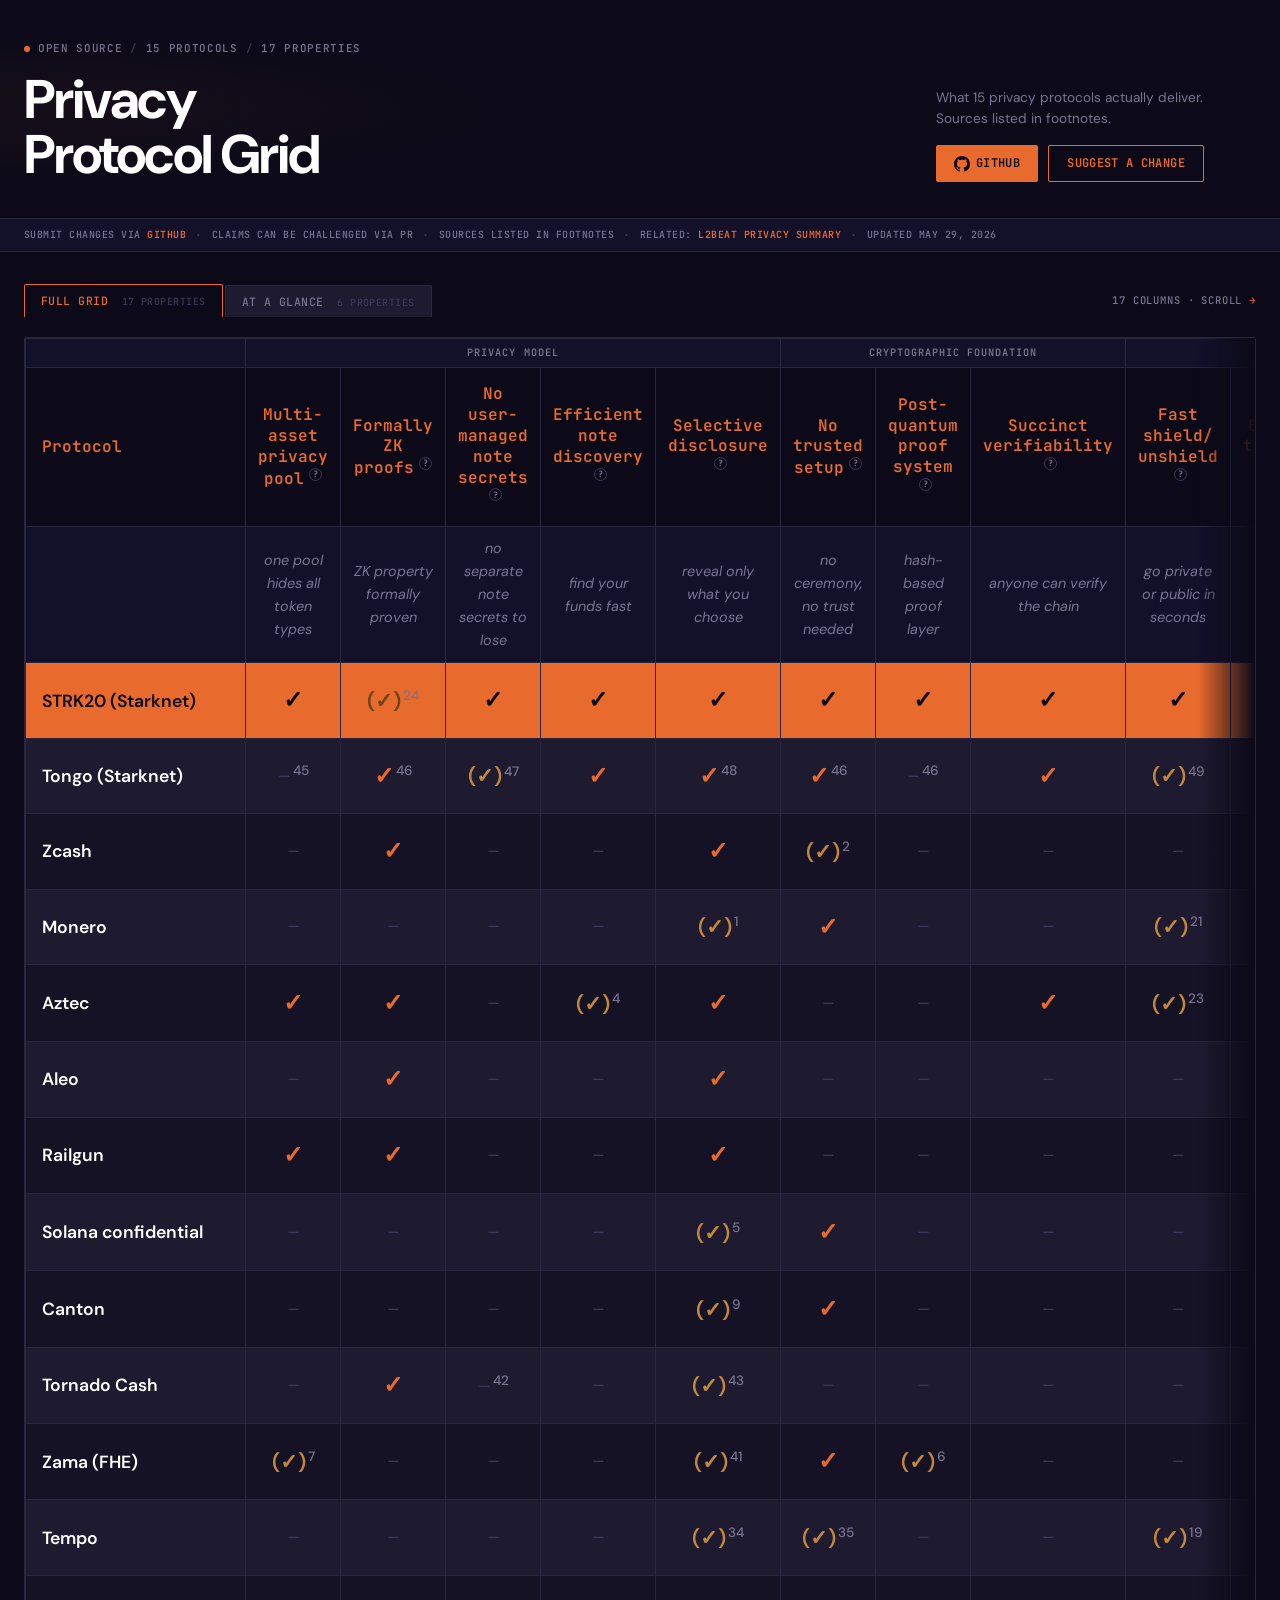
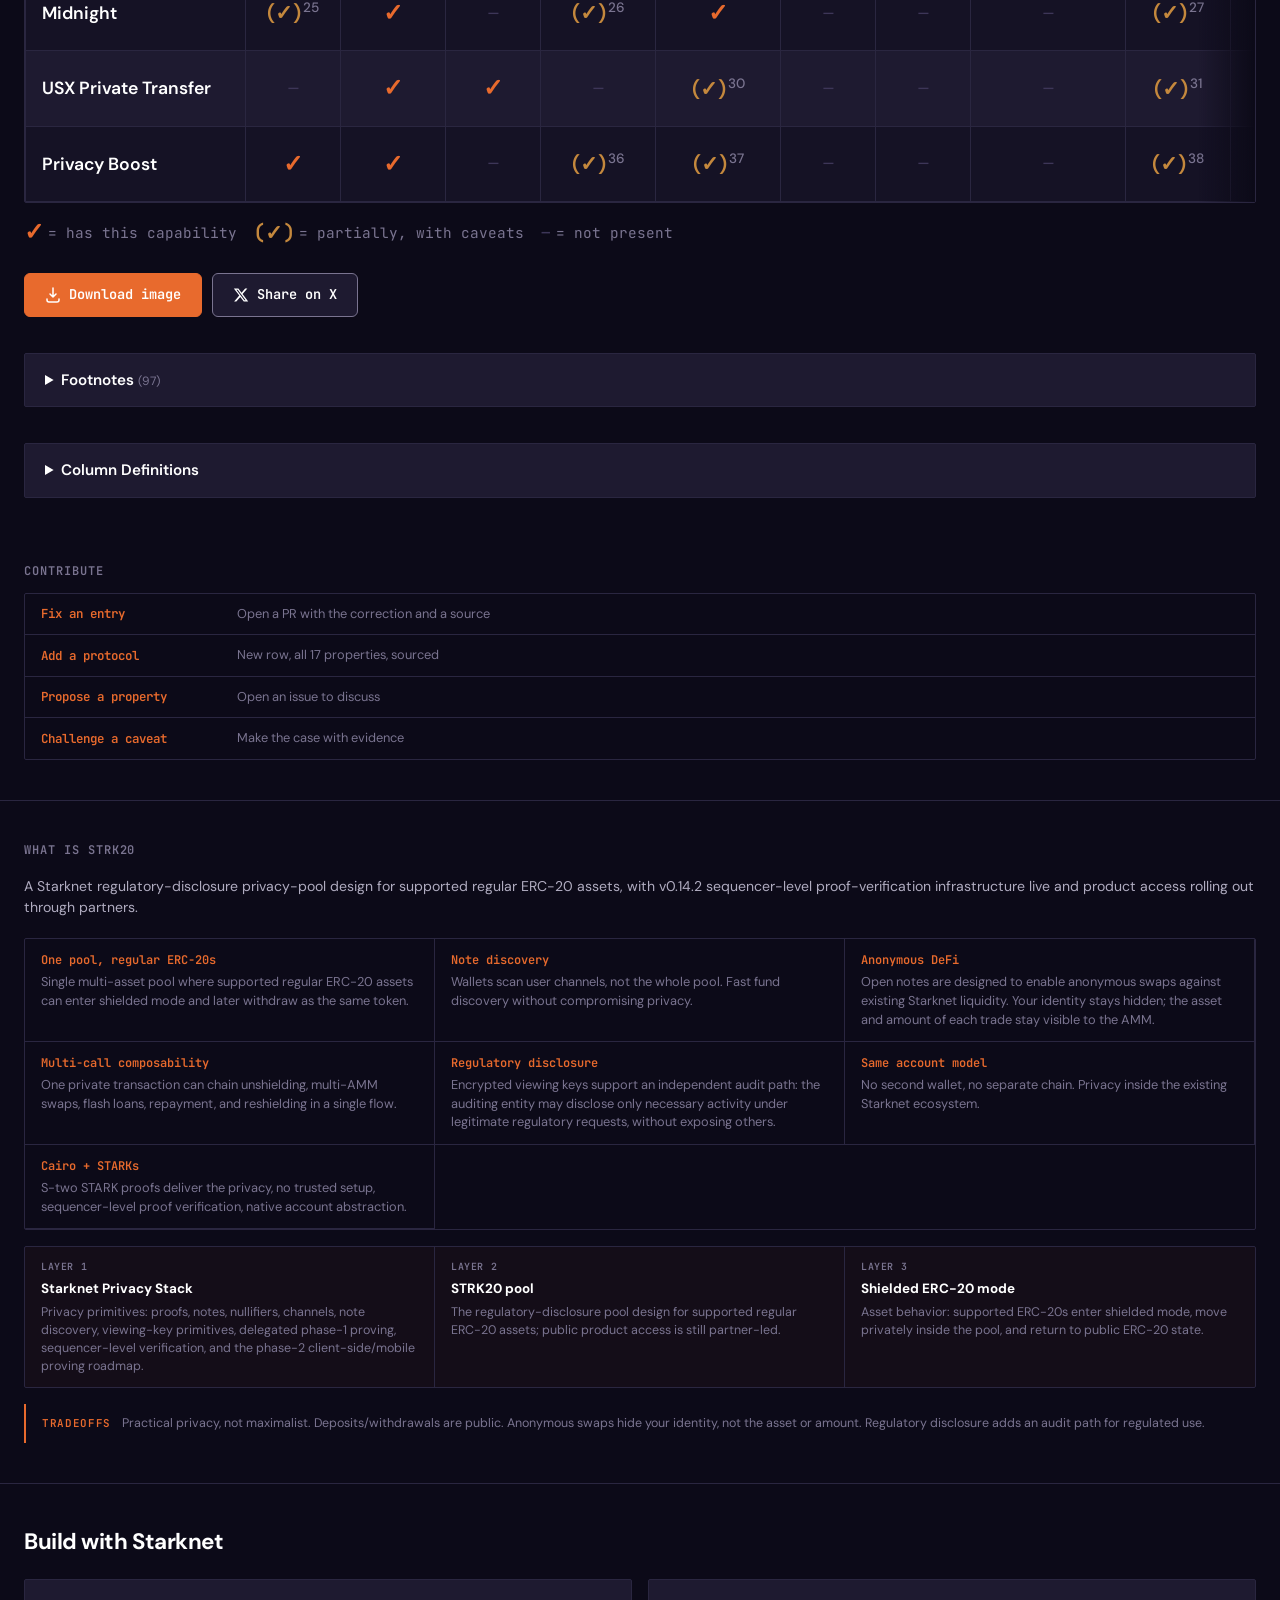
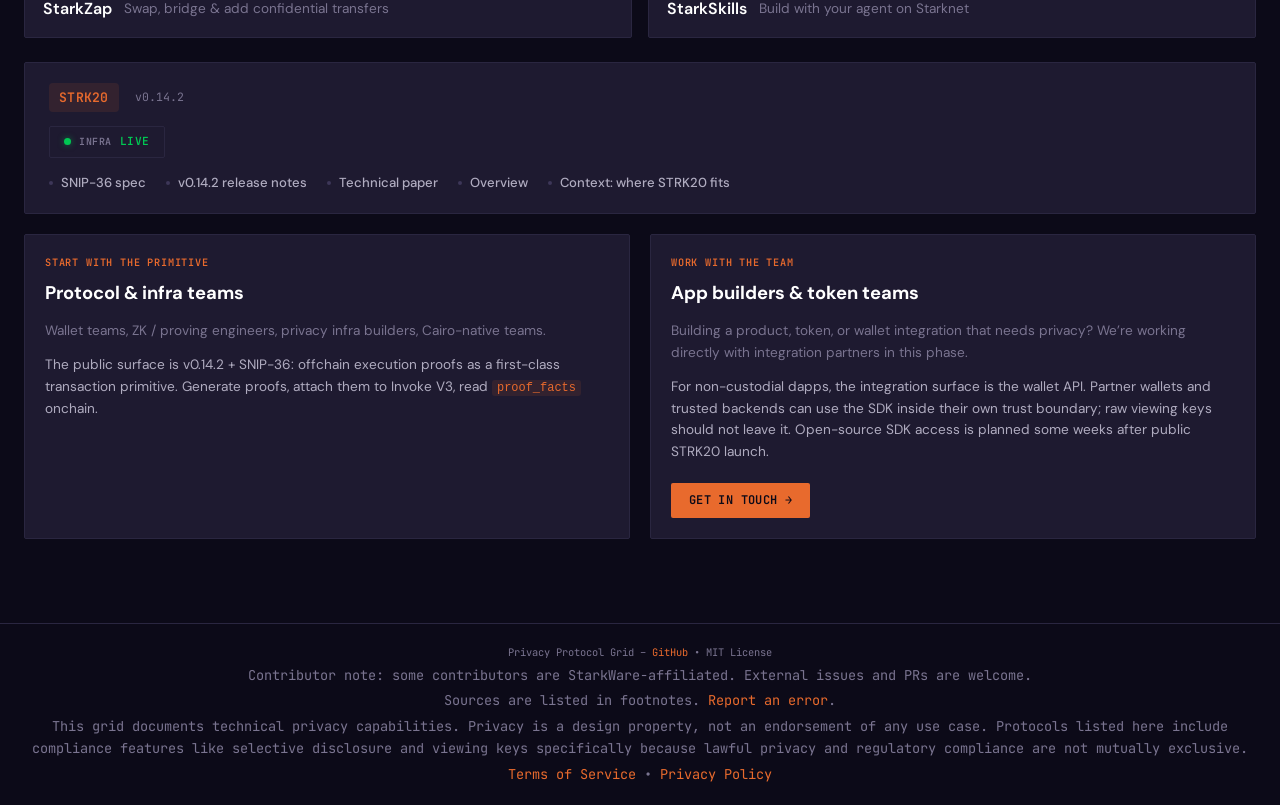
<file: docs/index.html>
<!DOCTYPE html>
<html lang="en">
<head>
<meta charset="UTF-8">
<meta name="viewport" content="width=device-width, initial-scale=1.0">
<title>Privacy Protocol Grid | Privacy Protocol Claims, Fact-Checked</title>
<meta name="description" content="What 15 crypto privacy protocols actually deliver: STRK20, Tongo, Zcash, Monero, Aztec, Aleo, Railgun, Midnight, USX, Privacy Boost, and more. 17 properties, with sources listed in footnotes.">
<meta name="keywords" content="privacy protocol, zero knowledge, ZK proofs, STRK20, Tongo, Zcash, Monero, Aztec, Aleo, Railgun, Midnight, Tempo, USX, Starknet, ERC20 privacy, crypto privacy, blockchain privacy">
<link rel="canonical" href="https://privacygrid.dev/">

<!-- Structured Data -->
<script type="application/ld+json">
{
  "@context": "https://schema.org",
  "@type": "WebApplication",
  "name": "Privacy Protocol Grid",
  "url": "https://privacygrid.dev",
  "description": "What 15 crypto privacy protocols actually deliver. 17 properties, with sources listed in footnotes.",
  "applicationCategory": "Research Tool",
  "operatingSystem": "Web",
  "creator": {
    "@type": "Organization",
    "name": "StarkWare Industries Ltd.",
    "url": "https://starkware.co/"
  },
  "contributor": {
    "@type": "Organization",
    "name": "welttowelt",
    "url": "https://github.com/welttowelt"
  },
  "license": "https://opensource.org/licenses/MIT",
  "isAccessibleForFree": true
}
</script>
<meta name="theme-color" content="#0C0A18">

<!-- Open Graph -->
<meta property="og:title" content="Privacy Protocol Grid">
<meta property="og:description" content="What 15 crypto privacy protocols actually deliver: STRK20, Tongo, Zcash, Monero, Aztec, Aleo, Railgun, Midnight, Tempo, USX, Privacy Boost. 17 properties, sources listed in footnotes.">
<meta property="og:image" content="https://privacygrid.dev/privacy_grid_image_v21.png">
<meta property="og:image:width" content="6000">
<meta property="og:image:height" content="1289">
<meta property="og:url" content="https://privacygrid.dev/">
<meta property="og:type" content="website">
<meta property="og:site_name" content="Privacy Protocol Grid">

<!-- Twitter Card -->
<meta name="twitter:card" content="summary_large_image">
<meta name="twitter:title" content="Privacy Protocol Grid">
<meta name="twitter:description" content="15 protocols. 17 properties. Sources in footnotes.">
<meta name="twitter:image" content="https://privacygrid.dev/privacy_grid_image_v21.png">
<meta name="twitter:image:alt" content="Privacy Protocol Grid comparing 15 protocols across 17 properties">

<link rel="icon" type="image/svg+xml" href="favicon.svg">
<link rel="preconnect" href="https://fonts.googleapis.com">
<link rel="preconnect" href="https://fonts.gstatic.com" crossorigin>
<link href="https://fonts.googleapis.com/css2?family=DM+Sans:ital,opsz,wght@0,9..40,400;0,9..40,500;0,9..40,600;0,9..40,700;1,9..40,400&family=JetBrains+Mono:wght@400;500;600&display=swap" rel="stylesheet">
<link rel="stylesheet" href="style.css?v=10">
</head>
<body>

<!-- Hero -->
<header class="hero">
  <div class="container hero-layout">
    <div class="hero-text">
      <div class="hero-tag">
        <span class="hero-dot"></span>
        <span>Open source</span>
        <span class="hero-sep">/</span>
        <span>15 protocols</span>
        <span class="hero-sep">/</span>
        <span>17 properties</span>
      </div>
      <h1>Privacy<br>Protocol Grid</h1>
    </div>
    <div class="hero-right">
      <p class="hero-desc">What 15 privacy protocols actually deliver. Sources listed in footnotes.</p>
      <div class="hero-actions">
        <a href="https://github.com/welttowelt/privacy-protocol-analysis" class="btn btn-primary" target="_blank" rel="noopener">
          <svg width="16" height="16" viewBox="0 0 24 24" fill="currentColor" style="margin-right:6px"><path d="M12 0C5.37 0 0 5.37 0 12c0 5.31 3.435 9.795 8.205 11.385.6.105.825-.255.825-.57 0-.285-.015-1.23-.015-2.235-3.015.555-3.795-.735-4.035-1.41-.135-.345-.72-1.41-1.23-1.695-.42-.225-1.02-.78-.015-.795.945-.015 1.62.87 1.845 1.23 1.08 1.815 2.805 1.305 3.495.99.105-.78.42-1.305.765-1.605-2.67-.3-5.46-1.335-5.46-5.925 0-1.305.465-2.385 1.23-3.225-.12-.3-.54-1.53.12-3.18 0 0 1.005-.315 3.3 1.23.96-.27 1.98-.405 3-.405s2.04.135 3 .405c2.295-1.56 3.3-1.23 3.3-1.23.66 1.65.24 2.88.12 3.18.765.84 1.23 1.905 1.23 3.225 0 4.605-2.805 5.625-5.475 5.925.435.375.81 1.095.81 2.22 0 1.605-.015 2.895-.015 3.3 0 .315.225.69.825.57A12.02 12.02 0 0024 12c0-6.63-5.37-12-12-12z"/></svg>
          GitHub
        </a>
        <a href="https://github.com/welttowelt/privacy-protocol-analysis/issues/new" class="btn btn-secondary" target="_blank" rel="noopener">Suggest a change</a>
      </div>
    </div>
  </div>
</header>

<!-- Status bar -->
<div class="status-bar">
  <div class="container status-bar-inner">
    <span>SUBMIT CHANGES VIA <a href="https://github.com/welttowelt/privacy-protocol-analysis/blob/main/CONTRIBUTING.md" target="_blank" rel="noopener">GITHUB</a></span>
    <span class="status-sep">&bull;</span>
    <span>CLAIMS CAN BE CHALLENGED VIA PR</span>
    <span class="status-sep">&bull;</span>
    <span>SOURCES LISTED IN FOOTNOTES</span>
    <span class="status-sep">&bull;</span>
    <span>RELATED: <a href="https://l2beat.com/privacy/summary" target="_blank" rel="noopener">L2BEAT PRIVACY SUMMARY</a></span>
    <span class="status-sep">&bull;</span>
    <span>UPDATED MAY 29, 2026</span>
  </div>
</div>

<!-- Tab toggle -->
<section class="grid-section">
  <div class="container">
    <div class="tab-bar">
      <button class="tab active" data-tab="full">Full Grid <span class="tab-badge">17 properties</span></button>
      <button class="tab" data-tab="glance">At a Glance <span class="tab-badge">6 properties</span></button>
      <p class="scroll-hint" id="scroll-hint" hidden><span class="scroll-hint-count" id="scroll-hint-count"></span>scroll <span class="scroll-hint-arrow" aria-hidden="true">&rarr;</span></p>
    </div>

    <!-- Full grid -->
    <div class="grid-wrapper" id="tab-full">
      <div class="scroll-frame">
        <div class="grid-scroll">
          <table class="protocol-grid" id="full-grid">
            <thead>
              <tr class="category-row">
                <th class="sticky-col"></th>
                <th colspan="5" class="cat-header">Privacy Model</th>
                <th colspan="3" class="cat-header">Cryptographic Foundation</th>
                <th colspan="4" class="cat-header">Performance &amp; UX</th>
                <th colspan="5" class="cat-header">Ecosystem &amp; Access</th>
              </tr>
              <tr class="header-row">
                <th class="sticky-col">Protocol</th>
                <th>Multi-asset<br>privacy pool</th>
                <th>Formally ZK<br>proofs</th>
                <th>No user-managed<br>note secrets</th>
                <th>Efficient note<br>discovery</th>
                <th>Selective<br>disclosure</th>
                <th>No trusted<br>setup</th>
                <th>Post-quantum<br>proof system</th>
                <th>Succinct<br>verifiability</th>
                <th>Fast shield/<br>unshield</th>
                <th>End-to-end<br>transaction time</th>
                <th>Scalable private<br>transactions</th>
                <th>Programmable<br>privacy</th>
                <th>DeFi<br>composability</th>
                <th>Existing<br>ecosystem</th>
                <th>EVM<br>compatible</th>
                <th>Account<br>abstraction</th>
                <th>Hardware wallet<br>support</th>
              </tr>
              <tr class="def-row">
                <th class="sticky-col"></th>
                <td>one pool hides all token types</td>
                <td>ZK property formally proven</td>
                <td>no separate note secrets to lose</td>
                <td>find your funds fast</td>
                <td>reveal only what you choose</td>
                <td>no ceremony, no trust needed</td>
                <td>hash-based proof layer</td>
                <td>anyone can verify the chain</td>
                <td>go private or public in seconds</td>
                <td>proof + confirmation speed</td>
                <td>high throughput, low cost</td>
                <td>complex private app logic</td>
                <td>works with existing protocols</td>
                <td>real users, real liquidity</td>
                <td>runs on EVM chains</td>
                <td>multisig, recovery, session keys</td>
                <td>sign with Ledger/Trezor</td>
              </tr>
            </thead>
            <tbody id="full-grid-body"></tbody>
          </table>
        </div>
      </div>
      <div class="legend">
        <span class="legend-item"><span class="tick-full">&check;</span> = has this capability</span>
        <span class="legend-item"><span class="tick-partial">(&check;)</span> = partially, with caveats</span>
        <span class="legend-item"><span class="tick-dash">&ndash;</span> = not present</span>
      </div>
      <div class="share-bar">
        <a href="privacy_grid_image_v21.png" download="privacy_protocol_grid.png" class="share-btn download-btn">
          <svg width="16" height="16" viewBox="0 0 16 16" fill="none"><path d="M8 1v9m0 0L5 7m3 3l3-3M2 12v1a2 2 0 002 2h8a2 2 0 002-2v-1" stroke="currentColor" stroke-width="1.5" stroke-linecap="round" stroke-linejoin="round"/></svg>
          Download image
        </a>
        <a class="share-btn twitter-btn" id="share-full-twitter" target="_blank" rel="noopener">
          <svg width="16" height="16" viewBox="0 0 24 24" fill="currentColor"><path d="M18.244 2.25h3.308l-7.227 8.26 8.502 11.24H16.17l-5.214-6.817L4.99 21.75H1.68l7.73-8.835L1.254 2.25H8.08l4.713 6.231zm-1.161 17.52h1.833L7.084 4.126H5.117z"/></svg>
          Share on X
        </a>
      </div>
    </div>

    <!-- At a glance grid -->
    <div class="grid-wrapper hidden" id="tab-glance">
      <div class="scroll-frame">
        <div class="grid-scroll">
          <table class="protocol-grid glance-grid" id="glance-grid">
            <thead>
              <tr class="header-row">
                <th class="sticky-col">Protocol</th>
                <th>Private by<br>design</th>
                <th>Composable<br>funds</th>
                <th>Fast to<br>use</th>
                <th>Selective<br>disclosure</th>
                <th>Future-proof<br>security</th>
                <th>Wallet<br>ready</th>
              </tr>
              <tr class="def-row">
                <th class="sticky-col"></th>
                <td>is my stuff actually private?</td>
                <td>can I use private funds freely?</td>
                <td>is the experience fast?</td>
                <td>can institutions use this legally?</td>
                <td>will this still be secure in 5 years?</td>
                <td>does my wallet work?</td>
              </tr>
            </thead>
            <tbody id="glance-grid-body"></tbody>
          </table>
        </div>
      </div>
      <div class="legend">
        <span class="legend-item"><span class="tick-full">&check;</span> = yes</span>
        <span class="legend-item"><span class="tick-partial">(&check;)</span> = partially</span>
        <span class="legend-item"><span class="tick-dash">&ndash;</span> = no</span>
      </div>
      <div class="share-bar">
        <a href="privacy_at_a_glance_image_v21.png" download="privacy_at_a_glance.png" class="share-btn download-btn">
          <svg width="16" height="16" viewBox="0 0 16 16" fill="none"><path d="M8 1v9m0 0L5 7m3 3l3-3M2 12v1a2 2 0 002 2h8a2 2 0 002-2v-1" stroke="currentColor" stroke-width="1.5" stroke-linecap="round" stroke-linejoin="round"/></svg>
          Download image
        </a>
        <a class="share-btn twitter-btn" id="share-glance-twitter" target="_blank" rel="noopener">
          <svg width="16" height="16" viewBox="0 0 24 24" fill="currentColor"><path d="M18.244 2.25h3.308l-7.227 8.26 8.502 11.24H16.17l-5.214-6.817L4.99 21.75H1.68l7.73-8.835L1.254 2.25H8.08l4.713 6.231zm-1.161 17.52h1.833L7.084 4.126H5.117z"/></svg>
          Share on X
        </a>
      </div>
    </div>
  </div>
</section>

<!-- Footnotes -->
<section class="footnotes-section">
  <div class="container">
    <details>
      <summary>Footnotes <span class="footnote-count" id="footnote-count"></span></summary>
      <div id="footnotes-full" class="footnotes-list">
        <h4>Property Grid</h4>
        <div id="footnotes-full-list"></div>
      </div>
      <div id="footnotes-glance" class="footnotes-list">
        <h4>At a Glance</h4>
        <div id="footnotes-glance-list"></div>
      </div>
    </details>
  </div>
</section>

<!-- Definitions -->
<section class="definitions-section">
  <div class="container">
    <details>
      <summary>Column Definitions</summary>
      <div id="definitions-list"></div>
    </details>
  </div>
</section>

<!-- How to contribute -->
<section class="how-to-contribute">
  <div class="container">
    <h2>Contribute</h2>
    <div class="contribute-list">
      <a href="https://github.com/welttowelt/privacy-protocol-analysis/pulls" target="_blank" rel="noopener"><span class="cl-cmd">Fix an entry</span><span class="cl-desc">Open a PR with the correction and a source</span></a>
      <a href="https://github.com/welttowelt/privacy-protocol-analysis/blob/main/CONTRIBUTING.md" target="_blank" rel="noopener"><span class="cl-cmd">Add a protocol</span><span class="cl-desc">New row, all 17 properties, sourced</span></a>
      <a href="https://github.com/welttowelt/privacy-protocol-analysis/issues/new" target="_blank" rel="noopener"><span class="cl-cmd">Propose a property</span><span class="cl-desc">Open an issue to discuss</span></a>
      <a href="https://github.com/welttowelt/privacy-protocol-analysis/issues/new" target="_blank" rel="noopener"><span class="cl-cmd">Challenge a caveat</span><span class="cl-desc">Make the case with evidence</span></a>
    </div>
  </div>
</section>

<!-- What is STRK20 -->
<section class="what-is-strk20">
  <div class="container">
    <div class="strk20-section-header">
      <h2>What is STRK20</h2>
      <p class="strk20-lede">A Starknet regulatory-disclosure privacy-pool design for supported regular ERC-20 assets, with v0.14.2 sequencer-level proof-verification infrastructure live and product access rolling out through partners.</p>
    </div>

    <div class="strk20-defs">
      <div class="strk20-def"><dt>One pool, regular ERC-20s</dt><dd>Single multi-asset pool where supported regular ERC-20 assets can enter shielded mode and later withdraw as the same token.</dd></div>
      <div class="strk20-def"><dt>Note discovery</dt><dd>Wallets scan user channels, not the whole pool. Fast fund discovery without compromising privacy.</dd></div>
      <div class="strk20-def"><dt>Anonymous DeFi</dt><dd>Open notes are designed to enable anonymous swaps against existing Starknet liquidity. Your identity stays hidden; the asset and amount of each trade stay visible to the AMM.</dd></div>
      <div class="strk20-def"><dt>Multi-call composability</dt><dd>One private transaction can chain unshielding, multi-AMM swaps, flash loans, repayment, and reshielding in a single flow.</dd></div>
      <div class="strk20-def"><dt>Regulatory disclosure</dt><dd>Encrypted viewing keys support an independent audit path: the auditing entity may disclose only necessary activity under legitimate regulatory requests, without exposing others.</dd></div>
      <div class="strk20-def"><dt>Same account model</dt><dd>No second wallet, no separate chain. Privacy inside the existing Starknet ecosystem.</dd></div>
      <div class="strk20-def"><dt>Cairo + STARKs</dt><dd>S-two STARK proofs deliver the privacy, no trusted setup, sequencer-level proof verification, native account abstraction.</dd></div>
    </div>

    <div class="strk20-layers" aria-label="STRK20 layer split">
      <div class="strk20-layer"><span>Layer 1</span><strong>Starknet Privacy Stack</strong><p>Privacy primitives: proofs, notes, nullifiers, channels, note discovery, viewing-key primitives, delegated phase-1 proving, sequencer-level verification, and the phase-2 client-side/mobile proving roadmap.</p></div>
      <div class="strk20-layer"><span>Layer 2</span><strong>STRK20 pool</strong><p>The regulatory-disclosure pool design for supported regular ERC-20 assets; public product access is still partner-led.</p></div>
      <div class="strk20-layer"><span>Layer 3</span><strong>Shielded ERC-20 mode</strong><p>Asset behavior: supported ERC-20s enter shielded mode, move privately inside the pool, and return to public ERC-20 state.</p></div>
    </div>

    <div class="strk20-honest">
      <span class="strk20-honest-label">Tradeoffs</span>
      Practical privacy, not maximalist. Deposits/withdrawals are public. Anonymous swaps hide your identity, not the asset or amount. Regulatory disclosure adds an audit path for regulated use.
    </div>
  </div>
</section>

<!-- Build with Starknet -->
<section class="build-strk20">
  <div class="container">
    <div class="build-header">
      <h2>Build with Starknet</h2>
    </div>

    <!-- Ready-now CTAs -->
    <div class="cta-row cta-row-top">
      <a href="https://starkzap.io/" class="cta-card" target="_blank" rel="noopener">
        <span class="cta-label">StarkZap</span>
        <span class="cta-desc">Swap, bridge &amp; add confidential transfers</span>
        <span class="cta-arrow">&rarr;</span>
      </a>
      <a href="https://starkskills.org/" class="cta-card" target="_blank" rel="noopener">
        <span class="cta-label">StarkSkills</span>
        <span class="cta-desc">Build with your agent on Starknet</span>
        <span class="cta-arrow">&rarr;</span>
      </a>
    </div>

    <!-- STRK20 builder section -->
    <div class="strk20-builder-block">
      <div class="strk20-builder-header">
        <div class="strk20-builder-tag">STRK20</div>
        <div class="strk20-builder-meta">
          <span class="strk20-meta-item">v0.14.2</span>
        </div>
      </div>
      <div class="strk20-status-row">
        <div class="strk20-status strk20-status-live">
          <span class="status-indicator status-green"></span>
          <span class="status-label">INFRA</span>
          <span class="status-value">LIVE</span>
        </div>
      </div>
      <div class="strk20-builder-resources">
        <a href="https://community.starknet.io/t/snip-36-in-protocol-proof-verification/116123" target="_blank" rel="noopener">SNIP-36 spec</a>
        <a href="https://community.starknet.io/t/0-14-2-pre-release-notes/116146" target="_blank" rel="noopener">v0.14.2 release notes</a>
        <a href="https://eprint.iacr.org/2026/474" target="_blank" rel="noopener">Technical paper</a>
        <a href="https://strk20.starknet.io" target="_blank" rel="noopener">Overview</a>
        <a href="https://x.com/odin_free/status/2035994233635529083" target="_blank" rel="noopener">Context: where STRK20 fits</a>
      </div>
    </div>

    <div class="builder-paths">

      <!-- Path 1: Infra / protocol teams -->
      <div class="builder-card">
        <div class="builder-card-tag">Start with the primitive</div>
        <h3>Protocol &amp; infra teams</h3>
        <p class="builder-who">Wallet teams, ZK / proving engineers, privacy infra builders, Cairo-native teams.</p>
        <p class="builder-what">The public surface is v0.14.2 + SNIP-36: offchain execution proofs as a first-class transaction primitive. Generate proofs, attach them to Invoke V3, read <code>proof_facts</code> onchain.</p>
      </div>

      <!-- Path 2: App builders -->
      <div class="builder-card">
        <div class="builder-card-tag">Work with the team</div>
        <h3>App builders &amp; token teams</h3>
        <p class="builder-who">Building a product, token, or wallet integration that needs privacy? We&rsquo;re working directly with integration partners in this phase.</p>
        <p class="builder-what">For non-custodial dapps, the integration surface is the wallet API. Partner wallets and trusted backends can use the SDK inside their own trust boundary; raw viewing keys should not leave it. Open-source SDK access is planned some weeks after public STRK20 launch.</p>
        <div class="builder-links">
          <a href="https://t.me/+ZQa6kE_E9rIxNjc0" target="_blank" rel="noopener" class="builder-cta-btn">Get in touch &rarr;</a>
        </div>
      </div>

    </div>

  </div>
</section>

<!-- Footer -->
<footer>
  <div class="container">
    <p>Privacy Protocol Grid &ndash; <a href="https://github.com/welttowelt/privacy-protocol-analysis" target="_blank" rel="noopener">GitHub</a> &bull; MIT License</p>
    <p class="footer-note">Contributor note: some contributors are StarkWare-affiliated. External issues and PRs are welcome.</p>
    <p class="footer-note">Sources are listed in footnotes. <a href="https://github.com/welttowelt/privacy-protocol-analysis/issues/new" target="_blank" rel="noopener">Report an error</a>.</p>
    <p class="footer-note footer-disclaimer">This grid documents technical privacy capabilities. Privacy is a design property, not an endorsement of any use case. Protocols listed here include compliance features like selective disclosure and viewing keys specifically because lawful privacy and regulatory compliance are not mutually exclusive.</p>
    <p class="footer-note"><a href="terms.html">Terms of Service</a> &bull; <a href="https://starknet.io/en/legal-disclaimers#toc-privacy-policy" target="_blank" rel="noopener">Privacy Policy</a></p>
  </div>
</footer>

<!-- Tooltip -->
<div class="tooltip" id="tooltip"></div>

<script src="data_v35.js"></script>
<script src="app.js?v=10"></script>
<!-- Crawler-only prose + FAQ (visually hidden, readable by search engines and LLMs) -->
<div class="sr-only">
<section>
  <h2>How privacy protocols compare</h2>
  <p>As of May 29, 2026, there are fifteen major privacy protocols in crypto, each taking a fundamentally different approach. This grid evaluates them across 17 technical properties in four categories: privacy model, cryptographic foundation, performance and UX, and ecosystem access.</p>
  <h3>Privacy model</h3>
  <p>STRK20 on Starknet, Aztec, Railgun, and Privacy Boost all support multi-asset privacy pools, meaning multiple token types share a single anonymity set. Midnight supports multiple shielded token types, but its docs do not yet establish one canonical shared pool. Tongo on Starknet is different: it encrypts balances and transfer amounts, but does not hide sender/receiver accounts or asset type, so it is confidential rather than anonymous. Zcash and Monero are single-asset only. STRK20 is one of the few rows where users are not expected to preserve separate per-note secret material outside the normal account flow, and it pairs that model with Starknet account abstraction. Most other protocols require two or more key pairs or independent note material. For this column, STRK20 frames its model as regulatory disclosure through encrypted viewing keys and an independent audit path for legitimate regulatory requests. Zcash, Aztec, Aleo, Railgun, and Midnight offer user- or app-controlled disclosure paths; Tornado Cash Classic supports a narrower Compliance Tool for proving a specific deposit/withdrawal link; Tempo, USX, Privacy Boost, and Tongo expose more issuer-, operator-, auditor-, or regulator-oriented disclosure paths.</p>
  <h3>Cryptographic foundation</h3>
  <p>STRK20 uses S-two STARK proofs: hash-based, post-quantum at the proof layer, and require no trusted setup. The strict academic formal-ZK property is a parallel Stwo track. Tongo uses ElGamal over the Stark curve with Sigma-style zero-knowledge proofs and no trusted setup; zkSecurity audited Tongo and its SHE library in October 2025, but Tongo is still elliptic-curve based and not post-quantum. Zcash's Orchard upgrade uses Halo 2 (no setup), but its older Sapling pool still relies on a trusted ceremony. Aztec uses PLONK with a universal updatable SRS. Railgun, Privacy Boost, and Tornado Cash use Groth16, which requires per-circuit ceremonies. STRK20's post-quantum score reflects the STARK proof system, not a blanket claim that every Starknet dependency is end-to-end post-quantum today. Zama is marked partial because its TFHE stack relies on lattice-based LWE assumptions, but its model is not succinct ZK verification.</p>
  <h3>Performance and UX</h3>
  <p>STRK20's disclosed design offers one of the fastest user-facing shielding paths: ~2s block confirmation plus sub-5s proof generation in the current delegated/operator-side phase-1 proving path. The grid separates that from client-side/mobile proving, which is still a phase-2 roadmap item for STRK20. Tongo has no mandatory funding, withdrawal, or ragequit wait beyond Starknet transaction confirmation, but its speed rows are partial because no public end-to-end private-transfer wallet/proving benchmark was found. Zcash is bottlenecked by ~75s block times. Privacy Boost advertises sub-500ms TEE proof generation and high throughput through epoch batching, but transfers settle when relays submit epochs and the privacy path depends on an enclave operator. Aztec runs ~6s blocks in Alpha Mainnet (launched March 31, 2026), but Aztec's own Alpha security posts describe the network as experimental alpha software with known vulnerabilities and caution users about value at risk. Midnight uses client-side proving on a roughly 6-second block cadence, but has not yet published a public mainnet latency benchmark. Railgun imposes a mandatory 1-hour standby after shielding. Monero is always private by default but has no opt-out to a transparent state. For scalability, STRK20 inherits Starknet's scalable execution and sequencer-level S-two proof verification. Aztec currently processes about 1 TPS in its Alpha phase.</p>
  <h3>Ecosystem and DeFi</h3>
  <p>STRK20 is designed for anonymous interaction with existing Starknet liquidity and app surfaces, rather than a separate privacy chain; this is not a promise that every existing DeFi contract needs zero custom work. Railgun already works across Ethereum, Polygon, Arbitrum, and BSC. Tongo, Aztec, Canton, Midnight, Tempo, Aleo, and Privacy Boost have privacy-capable application environments, SDKs, or token standards within their own ecosystems but are not composable with existing Ethereum or Starknet DeFi without custom integration or unshielding. Starknet, Zcash, Monero, Solana, Canton, and Tornado Cash all have established deployed ecosystems with real liquidity or usage history. Tongo is live on Starknet and integrated into Starkzap, but the confidential-transfer ecosystem is still early. Tempo and Midnight are newly live and still early. USX is live on Scroll and its Private Transfer page describes an active flow, but TVL and privacy-transfer footprint are still modest. Privacy Boost is live as an OP Mainnet beta and has announced Startale/Soneium integration, but public usage telemetry is not yet available. Zama mainnet is live with early applications and infrastructure integrations, but its ecosystem is still nascent.</p>
  <h3>What each protocol is best suited for</h3>
  <p>STRK20 (Starknet) covers a wide range of properties: multi-asset privacy, no trusted setup, a hash-based STARK proof layer, fast shielding, an existing-liquidity DeFi path, programmable privacy, and account abstraction. It is designed to let supported regular ERC-20 assets enter shielded mode on Starknet, move privately inside the pool, and withdraw back to public ERC-20 state. Tongo is best read as a Starknet confidential-transfer primitive: it hides balances and amounts for ERC-20 transfers, but not sender, receiver, or asset type. Zcash pioneered zero-knowledge proofs for payments and has the longest track record. Monero offers always-on privacy with strong anonymity but limited programmability. Aztec is building a full programmable privacy L2 with Noir and its own execution environment, but it remains alpha-stage with explicit security caveats. Midnight is a privacy-first programmable chain built around hybrid public/private state and selective disclosure, with a live but still early ecosystem. Railgun brings privacy to existing EVM DeFi through its shielded pool. Privacy Boost targets enterprise EVM apps with a Groth16 plus TEE privacy SDK; it has strong UX and compliance positioning but a larger privacy trust surface. Aleo enables private computation with Leo, but each program runs in isolation. Zama takes a different approach with fully homomorphic encryption, computing on encrypted data through confidential Solidity contracts, and is beginning to show early mainnet applications and integrations.</p>
</section>
<section itemscope itemtype="https://schema.org/FAQPage">
  <h2>Frequently asked questions</h2>
  <div itemscope itemprop="mainEntity" itemtype="https://schema.org/Question">
    <h3 itemprop="name">What is STRK20?</h3>
    <div itemprop="acceptedAnswer" itemscope itemtype="https://schema.org/Answer"><p itemprop="text">STRK20 is Starknet's regulatory-disclosure privacy-pool design for supported regular ERC-20 assets. Starknet v0.14.2 puts sequencer-level S-two proof verification on mainnet, while public STRK20 product access is still partner-led. The design uses a single multi-asset privacy pool, a STARK proof layer with no trusted setup, account abstraction for key management, multi-call composability that lets one private transaction chain unshielding, swaps, and reshielding in a single flow, and regulatory disclosure through encrypted viewing keys and an independent audit path for regulated flows.</p></div>
  </div>
  <div itemscope itemprop="mainEntity" itemtype="https://schema.org/Question">
    <h3 itemprop="name">Which crypto privacy protocol has no trusted setup?</h3>
    <div itemprop="acceptedAnswer" itemscope itemtype="https://schema.org/Answer"><p itemprop="text">STRK20 (Starknet), Tongo, Monero, Solana Confidential, and Canton require no trusted setup. STRK20 uses STARKs, which are hash-based. Tongo uses ElGamal/Sigma-style proofs over the Stark curve. Monero uses Bulletproofs+. Solana uses ElGamal/Bulletproofs. Zcash's Orchard upgrade uses Halo 2 (no setup) but its Sapling pool still has one. Aztec and Aleo use universal SRS setups. Railgun, Privacy Boost, and Tornado Cash use Groth16 per-circuit ceremonies. Tempo is marked partial because its private-token cryptography is not yet publicly specified.</p></div>
  </div>
  <div itemscope itemprop="mainEntity" itemtype="https://schema.org/Question">
    <h3 itemprop="name">Which privacy protocols are post-quantum resistant?</h3>
    <div itemprop="acceptedAnswer" itemscope itemtype="https://schema.org/Answer"><p itemprop="text">For this grid's proof-system row, STRK20 (Starknet) receives credit because STARKs are hash-based. That should not be read as a claim that every Starknet dependency is end-to-end post-quantum today. Zama receives partial credit: its TFHE stack relies on lattice-based LWE hardness assumptions, but it is not a succinct proof system. Tongo, Zcash, Aztec, Aleo, Railgun, Privacy Boost, and other elliptic-curve-based systems are not treated as post-quantum.</p></div>
  </div>
  <div itemscope itemprop="mainEntity" itemtype="https://schema.org/Question">
    <h3 itemprop="name">What privacy protocols work with ERC-20 tokens?</h3>
    <div itemprop="acceptedAnswer" itemscope itemtype="https://schema.org/Answer"><p itemprop="text">STRK20 lets supported regular ERC-20 assets enter shielded mode on Starknet through a multi-asset privacy pool. Tongo supports confidential ERC-20 transfers on Starknet by encrypting balances and transfer amounts, but it does not hide sender, receiver, or asset type. Railgun supports private transfers of ERC-20 tokens on Ethereum, Polygon, Arbitrum, and BSC. Zama's fhEVM enables confidential ERC-20s through fully homomorphic encryption.</p></div>
  </div>
  <div itemscope itemprop="mainEntity" itemtype="https://schema.org/Question">
    <h3 itemprop="name">Is Tongo anonymous?</h3>
    <div itemprop="acceptedAnswer" itemscope itemtype="https://schema.org/Answer"><p itemprop="text">No. Tongo is confidential rather than anonymous: it hides balances and transfer amounts, but sender and receiver accounts and the asset type remain visible. That is why the grid does not score Tongo as a multi-asset anonymity pool.</p></div>
  </div>
  <div itemscope itemprop="mainEntity" itemtype="https://schema.org/Question">
    <h3 itemprop="name">How does STRK20 compare to Zcash and Monero?</h3>
    <div itemprop="acceptedAnswer" itemscope itemtype="https://schema.org/Answer"><p itemprop="text">In this grid, STRK20 scores strongly across multi-asset privacy, S-two STARK proofs, no trusted setup, post-quantum proving, an existing-liquidity DeFi path with multi-call composability, and account abstraction. Its current shielding path uses delegated wallet/operator proving; client-side and mobile proving is the phase-2 path. Zcash has the longest deployed track record of zero-knowledge payments. Monero has always-on privacy by default.</p></div>
  </div>
  <div itemscope itemprop="mainEntity" itemtype="https://schema.org/Question">
    <h3 itemprop="name">What is the fastest crypto privacy protocol?</h3>
    <div itemprop="acceptedAnswer" itemscope itemtype="https://schema.org/Answer"><p itemprop="text">STRK20 on Starknet has one of the fastest disclosed user-facing shield/unshield paths: ~2 second block confirmation plus sub-5 second proof generation in the current delegated/operator-side phase-1 proving path. Tongo has no mandatory funding or withdrawal wait beyond Starknet confirmation, but it is marked partial because no public end-to-end wallet/proving benchmark was found. Zcash is bottlenecked by ~75 second block times. Aztec has ~6 second blocks in Alpha Mainnet (launched March 31, 2026). Railgun requires a mandatory 1-hour standby period after shielding.</p></div>
  </div>
</section>
</div>

<!-- Cloudflare Web Analytics --><script defer src='https://static.cloudflareinsights.com/beacon.min.js' data-cf-beacon='{"token": "152dfeea41214ca48018a7abe1bf20f1"}'></script><!-- End Cloudflare Web Analytics -->
</body>
</html>
</file>
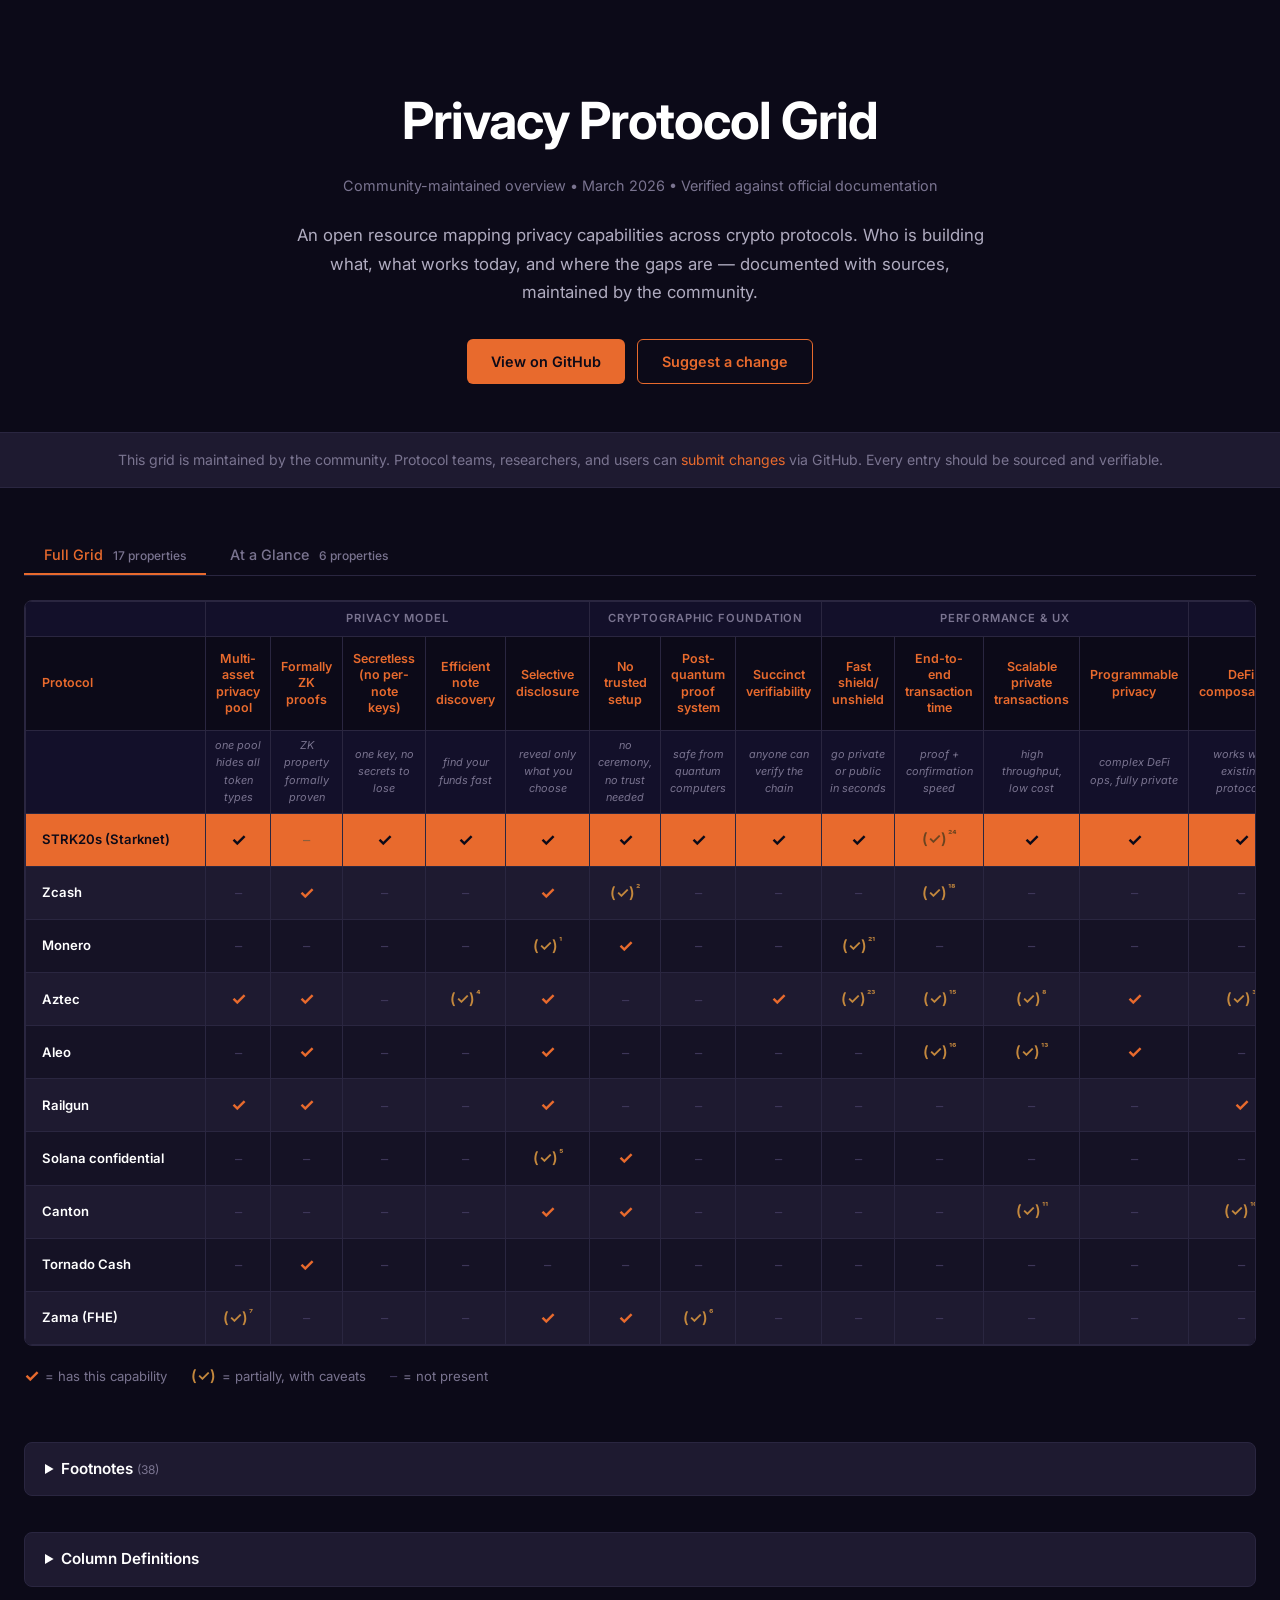
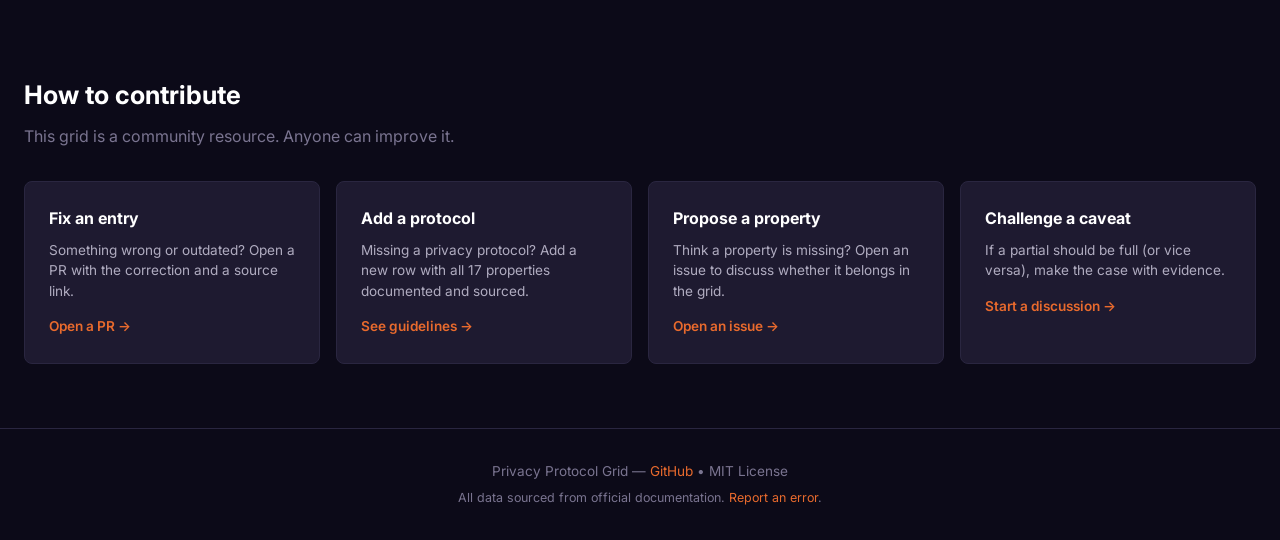
<file: website/index.html>
<!DOCTYPE html>
<html lang="en">
<head>
<meta charset="UTF-8">
<meta name="viewport" content="width=device-width, initial-scale=1.0">
<title>Privacy Protocol Grid</title>
<link rel="preconnect" href="https://fonts.googleapis.com">
<link rel="preconnect" href="https://fonts.gstatic.com" crossorigin>
<link href="https://fonts.googleapis.com/css2?family=Inter:wght@400;500;600;700&display=swap" rel="stylesheet">
<link rel="stylesheet" href="style.css">
</head>
<body>

<!-- Hero -->
<header class="hero">
  <div class="container">
    <h1>Privacy Protocol Grid</h1>
    <p class="subtitle">Community-maintained overview &bull; March 2026 &bull; Verified against official documentation</p>
    <p class="intro">An open resource mapping privacy capabilities across crypto protocols. Who is building what, what works today, and where the gaps are &mdash; documented with sources, maintained by the community.</p>
    <div class="hero-actions">
      <a href="https://github.com/welttowelt/privacy-protocol-analysis" class="btn btn-primary" target="_blank" rel="noopener">View on GitHub</a>
      <a href="https://github.com/welttowelt/privacy-protocol-analysis/issues/new" class="btn btn-secondary" target="_blank" rel="noopener">Suggest a change</a>
    </div>
  </div>
</header>

<!-- Contribute banner -->
<section class="contribute-banner">
  <div class="container">
    <p>This grid is maintained by the community. Protocol teams, researchers, and users can <a href="https://github.com/welttowelt/privacy-protocol-analysis/blob/main/CONTRIBUTING.md" target="_blank" rel="noopener">submit changes</a> via GitHub. Every entry should be sourced and verifiable.</p>
  </div>
</section>

<!-- Tab toggle -->
<section class="grid-section">
  <div class="container">
    <div class="tab-bar">
      <button class="tab active" data-tab="full">Full Grid <span class="tab-badge">17 properties</span></button>
      <button class="tab" data-tab="glance">At a Glance <span class="tab-badge">6 properties</span></button>
    </div>

    <!-- Full grid -->
    <div class="grid-wrapper" id="tab-full">
      <div class="grid-scroll">
        <table class="protocol-grid" id="full-grid">
          <thead>
            <tr class="category-row">
              <th class="sticky-col"></th>
              <th colspan="5" class="cat-header">Privacy Model</th>
              <th colspan="3" class="cat-header">Cryptographic Foundation</th>
              <th colspan="4" class="cat-header">Performance &amp; UX</th>
              <th colspan="5" class="cat-header">Ecosystem &amp; Access</th>
            </tr>
            <tr class="header-row">
              <th class="sticky-col">Protocol</th>
              <th>Multi-asset<br>privacy pool</th>
              <th>Formally ZK<br>proofs</th>
              <th>Secretless<br>(no per-note keys)</th>
              <th>Efficient note<br>discovery</th>
              <th>Selective<br>disclosure</th>
              <th>No trusted<br>setup</th>
              <th>Post-quantum<br>proof system</th>
              <th>Succinct<br>verifiability</th>
              <th>Fast shield/<br>unshield</th>
              <th>End-to-end<br>transaction time</th>
              <th>Scalable private<br>transactions</th>
              <th>Programmable<br>privacy</th>
              <th>DeFi<br>composability</th>
              <th>Existing<br>ecosystem</th>
              <th>EVM<br>compatible</th>
              <th>Account<br>abstraction</th>
              <th>Hardware wallet<br>support</th>
            </tr>
            <tr class="def-row">
              <th class="sticky-col"></th>
              <td>one pool hides all token types</td>
              <td>ZK property formally proven</td>
              <td>one key, no secrets to lose</td>
              <td>find your funds fast</td>
              <td>reveal only what you choose</td>
              <td>no ceremony, no trust needed</td>
              <td>safe from quantum computers</td>
              <td>anyone can verify the chain</td>
              <td>go private or public in seconds</td>
              <td>proof + confirmation speed</td>
              <td>high throughput, low cost</td>
              <td>complex DeFi ops, fully private</td>
              <td>works with existing protocols</td>
              <td>real users, real liquidity</td>
              <td>runs on EVM chains</td>
              <td>multisig, recovery, session keys</td>
              <td>sign with Ledger/Trezor</td>
            </tr>
          </thead>
          <tbody id="full-grid-body"></tbody>
        </table>
      </div>
      <div class="legend">
        <span class="legend-item"><span class="tick-full">&check;</span> = has this capability</span>
        <span class="legend-item"><span class="tick-partial">(&check;)</span> = partially, with caveats</span>
        <span class="legend-item"><span class="tick-dash">&ndash;</span> = not present</span>
      </div>
    </div>

    <!-- At a glance grid -->
    <div class="grid-wrapper hidden" id="tab-glance">
      <div class="grid-scroll">
        <table class="protocol-grid glance-grid" id="glance-grid">
          <thead>
            <tr class="header-row">
              <th class="sticky-col">Protocol</th>
              <th>Private by<br>design</th>
              <th>Composable<br>funds</th>
              <th>Fast to<br>use</th>
              <th>Selective<br>disclosure</th>
              <th>Future-proof<br>security</th>
              <th>Wallet<br>ready</th>
            </tr>
            <tr class="def-row">
              <th class="sticky-col"></th>
              <td>is my stuff actually private?</td>
              <td>can I use private funds freely?</td>
              <td>is the experience fast?</td>
              <td>can institutions use this legally?</td>
              <td>will this still be secure in 5 years?</td>
              <td>does my wallet work?</td>
            </tr>
          </thead>
          <tbody id="glance-grid-body"></tbody>
        </table>
      </div>
      <div class="legend">
        <span class="legend-item"><span class="tick-full">&check;</span> = yes</span>
        <span class="legend-item"><span class="tick-partial">(&check;)</span> = partially</span>
        <span class="legend-item"><span class="tick-dash">&ndash;</span> = no</span>
      </div>
    </div>
  </div>
</section>

<!-- Footnotes -->
<section class="footnotes-section">
  <div class="container">
    <details>
      <summary>Footnotes <span class="footnote-count" id="footnote-count"></span></summary>
      <div id="footnotes-full" class="footnotes-list">
        <h4>Property Grid</h4>
        <div id="footnotes-full-list"></div>
      </div>
      <div id="footnotes-glance" class="footnotes-list">
        <h4>At a Glance</h4>
        <div id="footnotes-glance-list"></div>
      </div>
    </details>
  </div>
</section>

<!-- Definitions -->
<section class="definitions-section">
  <div class="container">
    <details>
      <summary>Column Definitions</summary>
      <div id="definitions-list"></div>
    </details>
  </div>
</section>

<!-- How to contribute -->
<section class="how-to-contribute">
  <div class="container">
    <h2>How to contribute</h2>
    <p>This grid is a community resource. Anyone can improve it.</p>
    <div class="contribute-grid">
      <div class="contribute-card">
        <h3>Fix an entry</h3>
        <p>Something wrong or outdated? Open a PR with the correction and a source link.</p>
        <a href="https://github.com/welttowelt/privacy-protocol-analysis/pulls" target="_blank" rel="noopener">Open a PR &rarr;</a>
      </div>
      <div class="contribute-card">
        <h3>Add a protocol</h3>
        <p>Missing a privacy protocol? Add a new row with all 17 properties documented and sourced.</p>
        <a href="https://github.com/welttowelt/privacy-protocol-analysis/blob/main/CONTRIBUTING.md" target="_blank" rel="noopener">See guidelines &rarr;</a>
      </div>
      <div class="contribute-card">
        <h3>Propose a property</h3>
        <p>Think a property is missing? Open an issue to discuss whether it belongs in the grid.</p>
        <a href="https://github.com/welttowelt/privacy-protocol-analysis/issues/new" target="_blank" rel="noopener">Open an issue &rarr;</a>
      </div>
      <div class="contribute-card">
        <h3>Challenge a caveat</h3>
        <p>If a partial should be full (or vice versa), make the case with evidence.</p>
        <a href="https://github.com/welttowelt/privacy-protocol-analysis/issues/new" target="_blank" rel="noopener">Start a discussion &rarr;</a>
      </div>
    </div>
  </div>
</section>

<!-- Footer -->
<footer>
  <div class="container">
    <p>Privacy Protocol Grid &mdash; <a href="https://github.com/welttowelt/privacy-protocol-analysis" target="_blank" rel="noopener">GitHub</a> &bull; MIT License</p>
    <p class="footer-note">All data sourced from official documentation. <a href="https://github.com/welttowelt/privacy-protocol-analysis/issues/new" target="_blank" rel="noopener">Report an error</a>.</p>
  </div>
</footer>

<!-- Tooltip -->
<div class="tooltip" id="tooltip"></div>

<script src="data.js"></script>
<script src="app.js"></script>
</body>
</html>
</file>
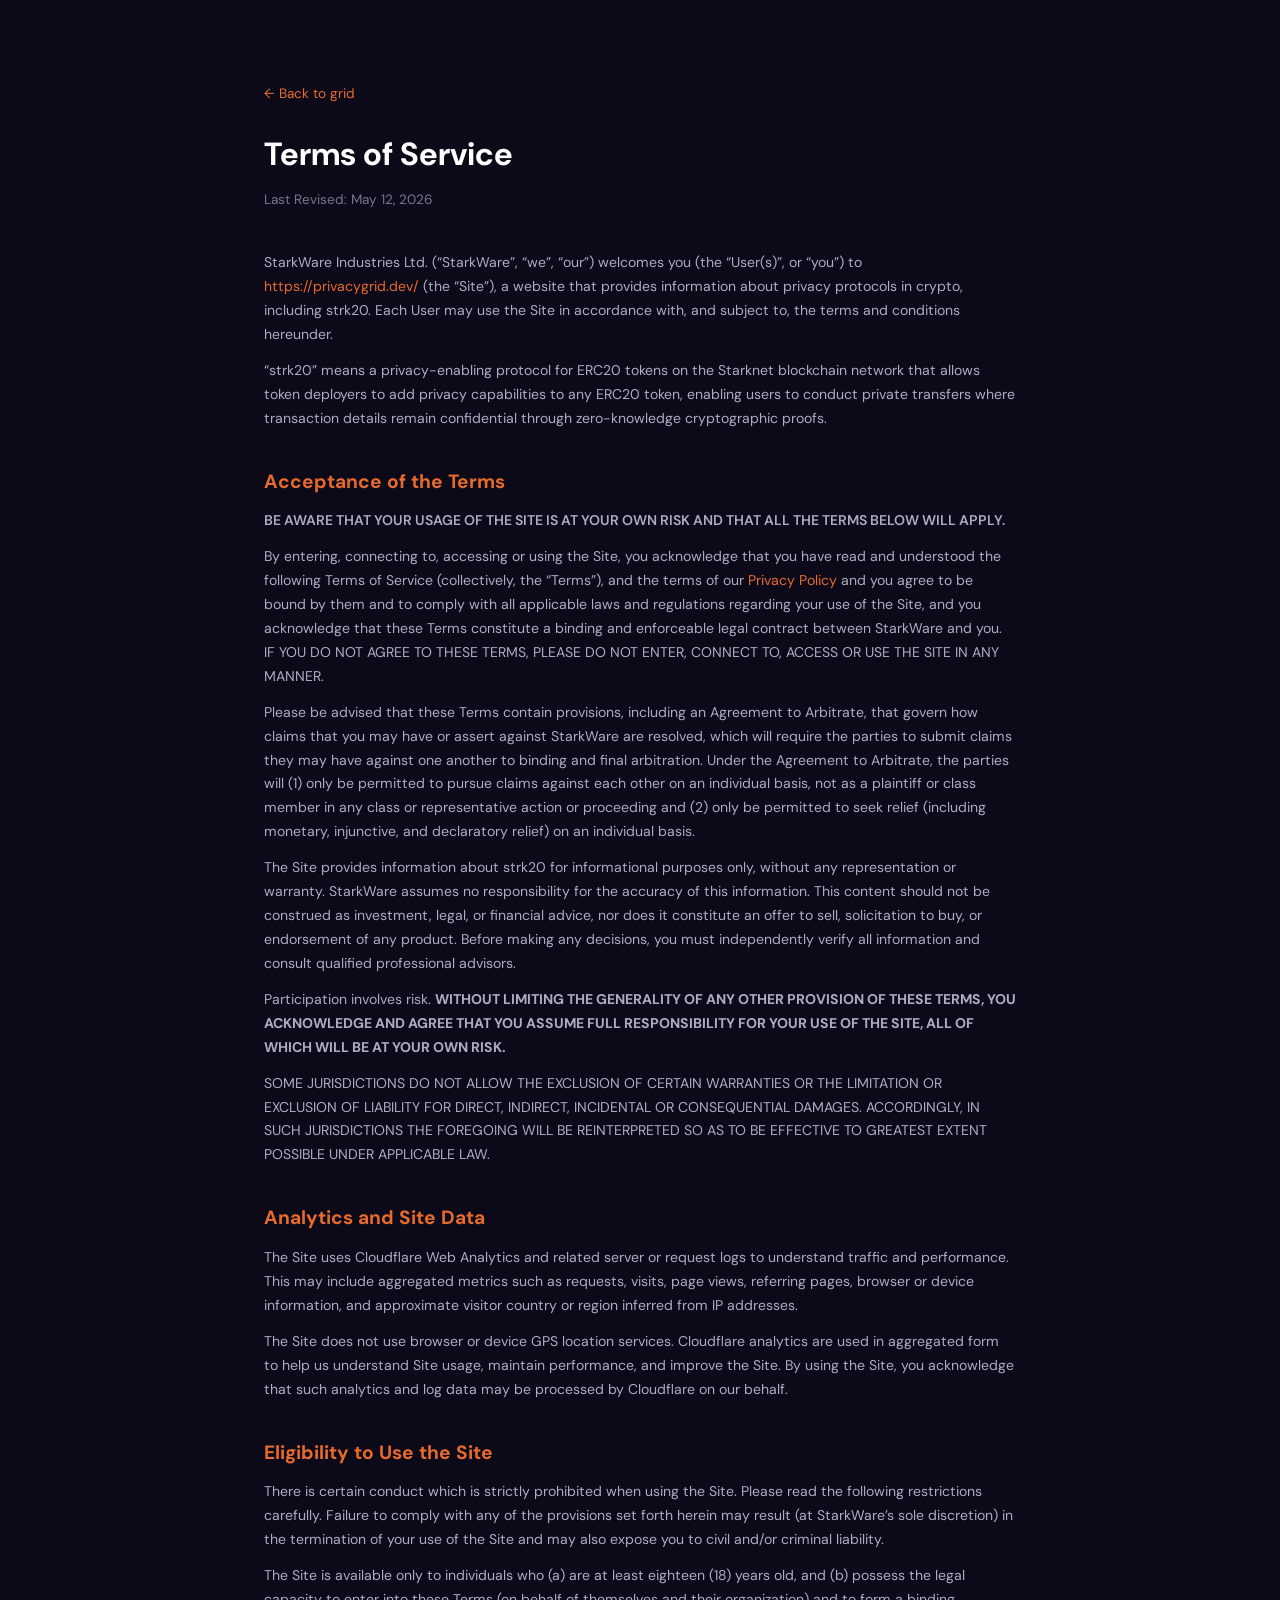
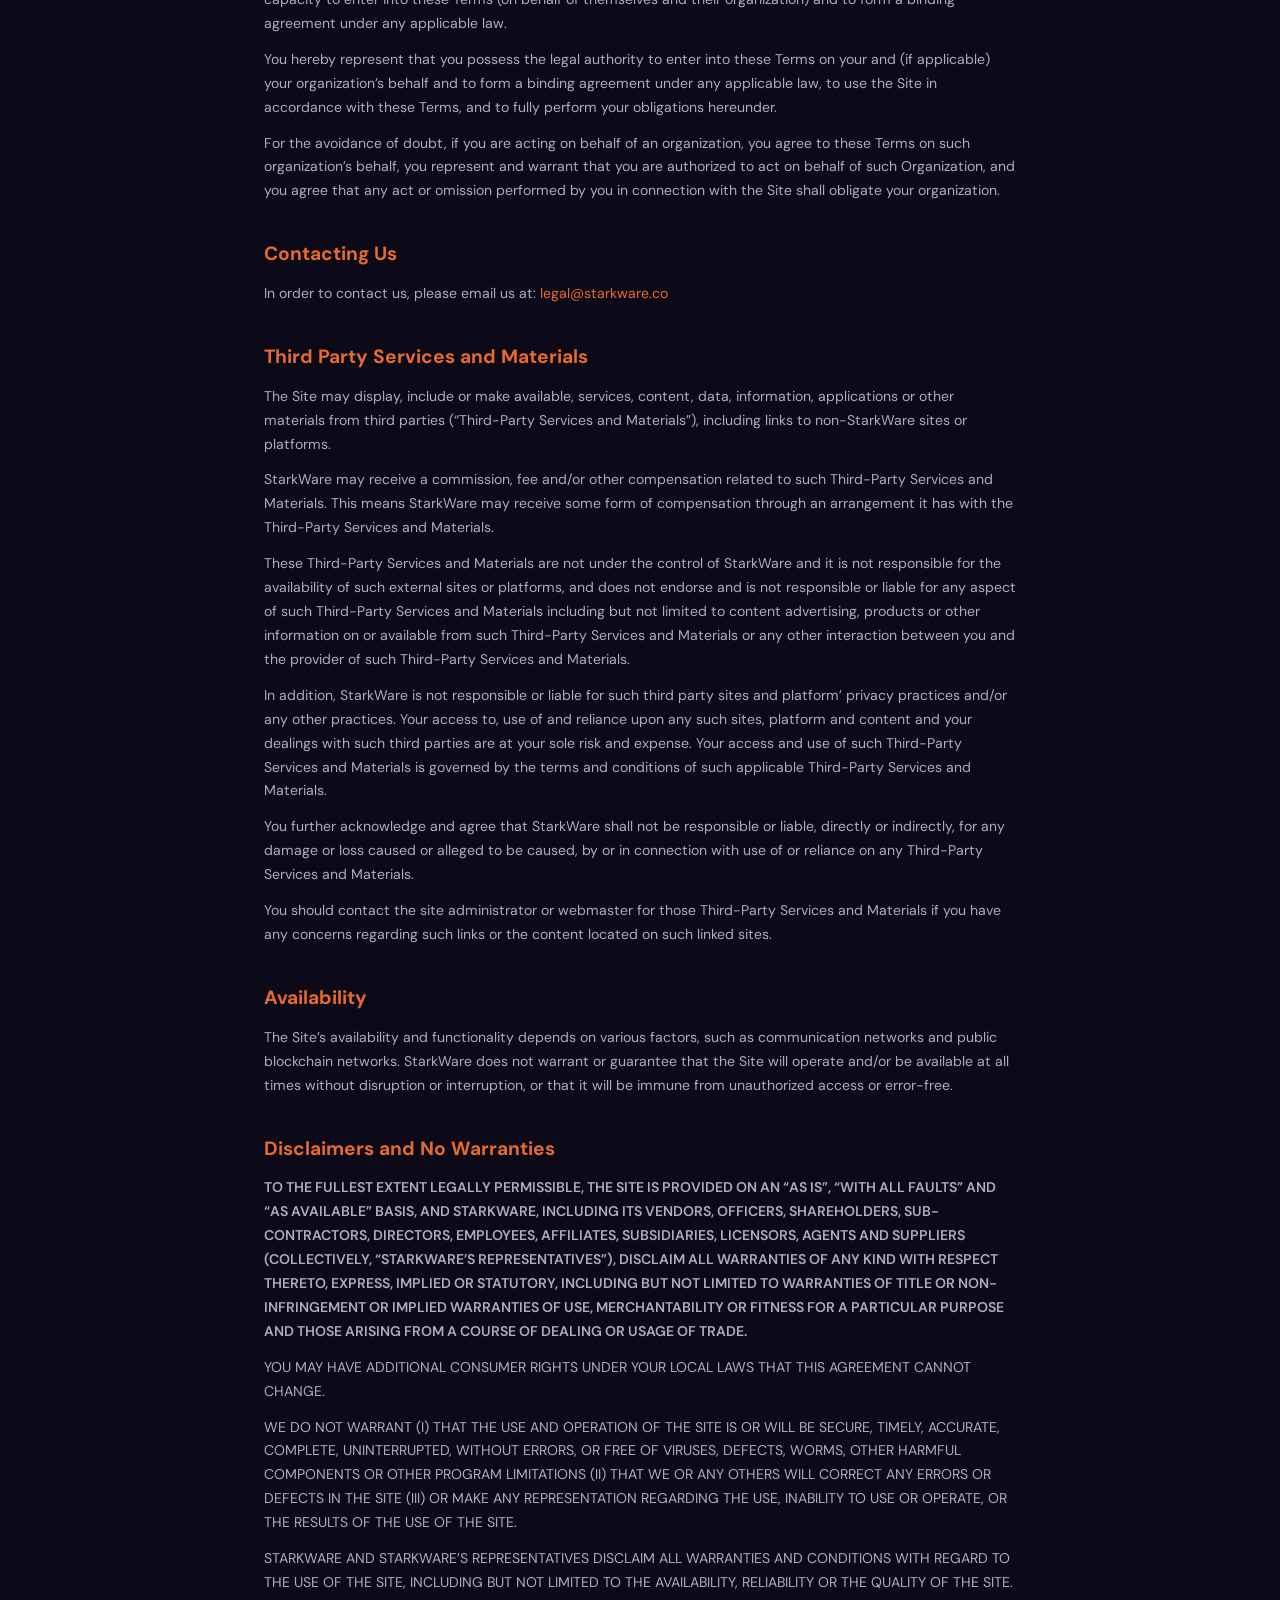
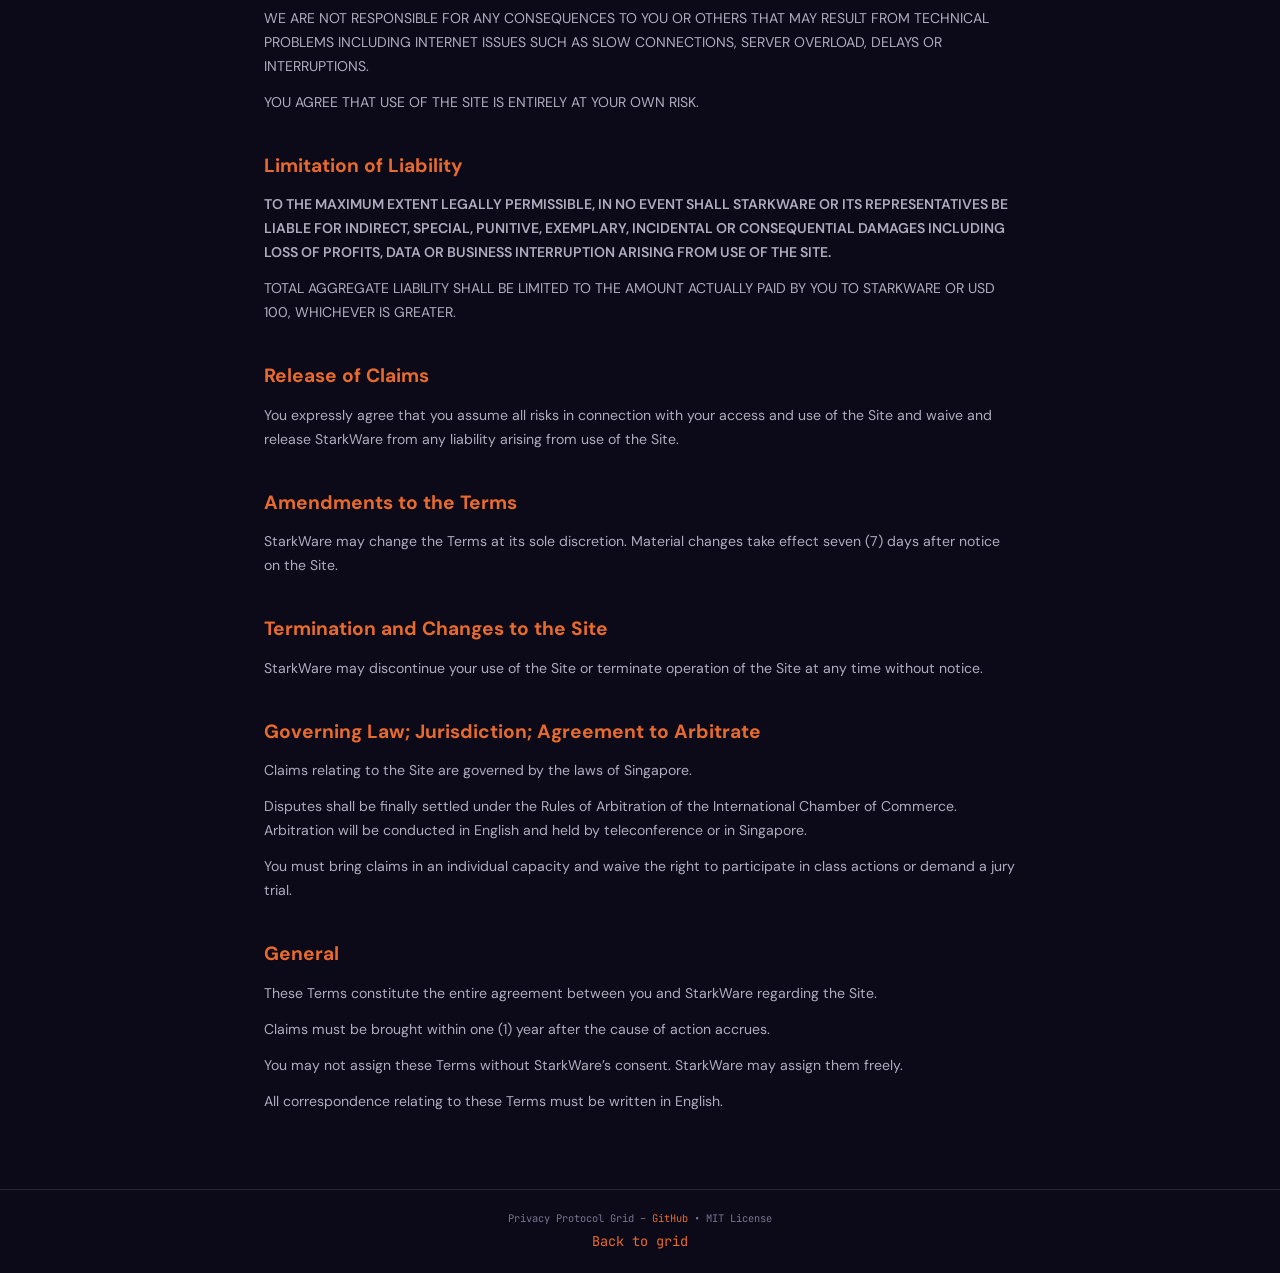
<file: docs/terms.html>
<!DOCTYPE html>
<html lang="en">
<head>
<meta charset="UTF-8">
<meta name="viewport" content="width=device-width, initial-scale=1.0">
<title>Terms of Service – Privacy Protocol Grid</title>
<link rel="icon" type="image/svg+xml" href="favicon.svg">
<link rel="preconnect" href="https://fonts.googleapis.com">
<link rel="preconnect" href="https://fonts.gstatic.com" crossorigin>
<link href="https://fonts.googleapis.com/css2?family=DM+Sans:ital,opsz,wght@0,9..40,400;0,9..40,500;0,9..40,600;0,9..40,700;1,9..40,400&family=JetBrains+Mono:wght@400;500;600&display=swap" rel="stylesheet">
<link rel="stylesheet" href="style.css">
<style>
.terms-page { padding: 80px 0 64px; }
.terms-page h1 { font-size: 2rem; margin-bottom: 8px; }
.terms-page .terms-revised { color: var(--text-muted); font-size: 0.85rem; margin-bottom: 40px; }
.terms-page h2 { font-size: 1.2rem; margin-top: 36px; margin-bottom: 12px; color: var(--accent); }
.terms-page p, .terms-page li { color: var(--text-body); font-size: 0.88rem; line-height: 1.7; margin-bottom: 12px; }
.terms-page ul { padding-left: 20px; margin-bottom: 12px; }
.terms-page .caps { text-transform: none; font-weight: 600; }
.terms-back { display: inline-flex; align-items: center; gap: 6px; margin-bottom: 24px; font-size: 0.85rem; }
</style>
</head>
<body>

<section class="terms-page">
  <div class="container" style="max-width: 800px;">
    <a href="./" class="terms-back">&larr; Back to grid</a>
    <h1>Terms of Service</h1>
    <p class="terms-revised">Last Revised: May 12, 2026</p>

    <p>StarkWare Industries Ltd. (&ldquo;StarkWare&rdquo;, &ldquo;we&rdquo;, &ldquo;our&rdquo;) welcomes you (the &ldquo;User(s)&rdquo;, or &ldquo;you&rdquo;) to <a href="https://privacygrid.dev/" target="_blank" rel="noopener">https://privacygrid.dev/</a> (the &ldquo;Site&rdquo;), a website that provides information about privacy protocols in crypto, including strk20. Each User may use the Site in accordance with, and subject to, the terms and conditions hereunder.</p>

    <p>&ldquo;strk20&rdquo; means a privacy-enabling protocol for ERC20 tokens on the Starknet blockchain network that allows token deployers to add privacy capabilities to any ERC20 token, enabling users to conduct private transfers where transaction details remain confidential through zero-knowledge cryptographic proofs.</p>

    <h2>Acceptance of the Terms</h2>

    <p class="caps">BE AWARE THAT YOUR USAGE OF THE SITE IS AT YOUR OWN RISK AND THAT ALL THE TERMS BELOW WILL APPLY.</p>

    <p>By entering, connecting to, accessing or using the Site, you acknowledge that you have read and understood the following Terms of Service (collectively, the &ldquo;Terms&rdquo;), and the terms of our <a href="https://starknet.io/en/legal-disclaimers#toc-privacy-policy" target="_blank" rel="noopener">Privacy Policy</a> and you agree to be bound by them and to comply with all applicable laws and regulations regarding your use of the Site, and you acknowledge that these Terms constitute a binding and enforceable legal contract between StarkWare and you. IF YOU DO NOT AGREE TO THESE TERMS, PLEASE DO NOT ENTER, CONNECT TO, ACCESS OR USE THE SITE IN ANY MANNER.</p>

    <p>Please be advised that these Terms contain provisions, including an Agreement to Arbitrate, that govern how claims that you may have or assert against StarkWare are resolved, which will require the parties to submit claims they may have against one another to binding and final arbitration. Under the Agreement to Arbitrate, the parties will (1) only be permitted to pursue claims against each other on an individual basis, not as a plaintiff or class member in any class or representative action or proceeding and (2) only be permitted to seek relief (including monetary, injunctive, and declaratory relief) on an individual basis.</p>

    <p>The Site provides information about strk20 for informational purposes only, without any representation or warranty. StarkWare assumes no responsibility for the accuracy of this information. This content should not be construed as investment, legal, or financial advice, nor does it constitute an offer to sell, solicitation to buy, or endorsement of any product. Before making any decisions, you must independently verify all information and consult qualified professional advisors.</p>

    <p>Participation involves risk. <strong>WITHOUT LIMITING THE GENERALITY OF ANY OTHER PROVISION OF THESE TERMS, YOU ACKNOWLEDGE AND AGREE THAT YOU ASSUME FULL RESPONSIBILITY FOR YOUR USE OF THE SITE, ALL OF WHICH WILL BE AT YOUR OWN RISK.</strong></p>

    <p>SOME JURISDICTIONS DO NOT ALLOW THE EXCLUSION OF CERTAIN WARRANTIES OR THE LIMITATION OR EXCLUSION OF LIABILITY FOR DIRECT, INDIRECT, INCIDENTAL OR CONSEQUENTIAL DAMAGES. ACCORDINGLY, IN SUCH JURISDICTIONS THE FOREGOING WILL BE REINTERPRETED SO AS TO BE EFFECTIVE TO GREATEST EXTENT POSSIBLE UNDER APPLICABLE LAW.</p>

    <h2>Analytics and Site Data</h2>

    <p>The Site uses Cloudflare Web Analytics and related server or request logs to understand traffic and performance. This may include aggregated metrics such as requests, visits, page views, referring pages, browser or device information, and approximate visitor country or region inferred from IP addresses.</p>

    <p>The Site does not use browser or device GPS location services. Cloudflare analytics are used in aggregated form to help us understand Site usage, maintain performance, and improve the Site. By using the Site, you acknowledge that such analytics and log data may be processed by Cloudflare on our behalf.</p>

    <h2>Eligibility to Use the Site</h2>

    <p>There is certain conduct which is strictly prohibited when using the Site. Please read the following restrictions carefully. Failure to comply with any of the provisions set forth herein may result (at StarkWare&rsquo;s sole discretion) in the termination of your use of the Site and may also expose you to civil and/or criminal liability.</p>

    <p>The Site is available only to individuals who (a) are at least eighteen (18) years old, and (b) possess the legal capacity to enter into these Terms (on behalf of themselves and their organization) and to form a binding agreement under any applicable law.</p>

    <p>You hereby represent that you possess the legal authority to enter into these Terms on your and (if applicable) your organization&rsquo;s behalf and to form a binding agreement under any applicable law, to use the Site in accordance with these Terms, and to fully perform your obligations hereunder.</p>

    <p>For the avoidance of doubt, if you are acting on behalf of an organization, you agree to these Terms on such organization&rsquo;s behalf, you represent and warrant that you are authorized to act on behalf of such Organization, and you agree that any act or omission performed by you in connection with the Site shall obligate your organization.</p>

    <h2>Contacting Us</h2>

    <p>In order to contact us, please email us at: <a href="mailto:legal@starkware.co">legal@starkware.co</a></p>

    <h2>Third Party Services and Materials</h2>

    <p>The Site may display, include or make available, services, content, data, information, applications or other materials from third parties (&ldquo;Third-Party Services and Materials&rdquo;), including links to non-StarkWare sites or platforms.</p>

    <p>StarkWare may receive a commission, fee and/or other compensation related to such Third-Party Services and Materials. This means StarkWare may receive some form of compensation through an arrangement it has with the Third-Party Services and Materials.</p>

    <p>These Third-Party Services and Materials are not under the control of StarkWare and it is not responsible for the availability of such external sites or platforms, and does not endorse and is not responsible or liable for any aspect of such Third-Party Services and Materials including but not limited to content advertising, products or other information on or available from such Third-Party Services and Materials or any other interaction between you and the provider of such Third-Party Services and Materials.</p>

    <p>In addition, StarkWare is not responsible or liable for such third party sites and platform&rsquo; privacy practices and/or any other practices. Your access to, use of and reliance upon any such sites, platform and content and your dealings with such third parties are at your sole risk and expense. Your access and use of such Third-Party Services and Materials is governed by the terms and conditions of such applicable Third-Party Services and Materials.</p>

    <p>You further acknowledge and agree that StarkWare shall not be responsible or liable, directly or indirectly, for any damage or loss caused or alleged to be caused, by or in connection with use of or reliance on any Third-Party Services and Materials.</p>

    <p>You should contact the site administrator or webmaster for those Third-Party Services and Materials if you have any concerns regarding such links or the content located on such linked sites.</p>

    <h2>Availability</h2>

    <p>The Site&rsquo;s availability and functionality depends on various factors, such as communication networks and public blockchain networks. StarkWare does not warrant or guarantee that the Site will operate and/or be available at all times without disruption or interruption, or that it will be immune from unauthorized access or error-free.</p>

    <h2>Disclaimers and No Warranties</h2>

    <p class="caps">TO THE FULLEST EXTENT LEGALLY PERMISSIBLE, THE SITE IS PROVIDED ON AN &ldquo;AS IS&rdquo;, &ldquo;WITH ALL FAULTS&rdquo; AND &ldquo;AS AVAILABLE&rdquo; BASIS, AND STARKWARE, INCLUDING ITS VENDORS, OFFICERS, SHAREHOLDERS, SUB-CONTRACTORS, DIRECTORS, EMPLOYEES, AFFILIATES, SUBSIDIARIES, LICENSORS, AGENTS AND SUPPLIERS (COLLECTIVELY, &ldquo;STARKWARE&rsquo;S REPRESENTATIVES&rdquo;), DISCLAIM ALL WARRANTIES OF ANY KIND WITH RESPECT THERETO, EXPRESS, IMPLIED OR STATUTORY, INCLUDING BUT NOT LIMITED TO WARRANTIES OF TITLE OR NON-INFRINGEMENT OR IMPLIED WARRANTIES OF USE, MERCHANTABILITY OR FITNESS FOR A PARTICULAR PURPOSE AND THOSE ARISING FROM A COURSE OF DEALING OR USAGE OF TRADE.</p>

    <p>YOU MAY HAVE ADDITIONAL CONSUMER RIGHTS UNDER YOUR LOCAL LAWS THAT THIS AGREEMENT CANNOT CHANGE.</p>

    <p>WE DO NOT WARRANT (I) THAT THE USE AND OPERATION OF THE SITE IS OR WILL BE SECURE, TIMELY, ACCURATE, COMPLETE, UNINTERRUPTED, WITHOUT ERRORS, OR FREE OF VIRUSES, DEFECTS, WORMS, OTHER HARMFUL COMPONENTS OR OTHER PROGRAM LIMITATIONS (II) THAT WE OR ANY OTHERS WILL CORRECT ANY ERRORS OR DEFECTS IN THE SITE (III) OR MAKE ANY REPRESENTATION REGARDING THE USE, INABILITY TO USE OR OPERATE, OR THE RESULTS OF THE USE OF THE SITE.</p>

    <p>STARKWARE AND STARKWARE&rsquo;S REPRESENTATIVES DISCLAIM ALL WARRANTIES AND CONDITIONS WITH REGARD TO THE USE OF THE SITE, INCLUDING BUT NOT LIMITED TO THE AVAILABILITY, RELIABILITY OR THE QUALITY OF THE SITE.</p>

    <p>WE ARE NOT RESPONSIBLE FOR ANY CONSEQUENCES TO YOU OR OTHERS THAT MAY RESULT FROM TECHNICAL PROBLEMS INCLUDING INTERNET ISSUES SUCH AS SLOW CONNECTIONS, SERVER OVERLOAD, DELAYS OR INTERRUPTIONS.</p>

    <p>YOU AGREE THAT USE OF THE SITE IS ENTIRELY AT YOUR OWN RISK.</p>

    <h2>Limitation of Liability</h2>

    <p class="caps">TO THE MAXIMUM EXTENT LEGALLY PERMISSIBLE, IN NO EVENT SHALL STARKWARE OR ITS REPRESENTATIVES BE LIABLE FOR INDIRECT, SPECIAL, PUNITIVE, EXEMPLARY, INCIDENTAL OR CONSEQUENTIAL DAMAGES INCLUDING LOSS OF PROFITS, DATA OR BUSINESS INTERRUPTION ARISING FROM USE OF THE SITE.</p>

    <p>TOTAL AGGREGATE LIABILITY SHALL BE LIMITED TO THE AMOUNT ACTUALLY PAID BY YOU TO STARKWARE OR USD 100, WHICHEVER IS GREATER.</p>

    <h2>Release of Claims</h2>

    <p>You expressly agree that you assume all risks in connection with your access and use of the Site and waive and release StarkWare from any liability arising from use of the Site.</p>

    <h2>Amendments to the Terms</h2>

    <p>StarkWare may change the Terms at its sole discretion. Material changes take effect seven (7) days after notice on the Site.</p>

    <h2>Termination and Changes to the Site</h2>

    <p>StarkWare may discontinue your use of the Site or terminate operation of the Site at any time without notice.</p>

    <h2>Governing Law; Jurisdiction; Agreement to Arbitrate</h2>

    <p>Claims relating to the Site are governed by the laws of Singapore.</p>

    <p>Disputes shall be finally settled under the Rules of Arbitration of the International Chamber of Commerce. Arbitration will be conducted in English and held by teleconference or in Singapore.</p>

    <p>You must bring claims in an individual capacity and waive the right to participate in class actions or demand a jury trial.</p>

    <h2>General</h2>

    <p>These Terms constitute the entire agreement between you and StarkWare regarding the Site.</p>

    <p>Claims must be brought within one (1) year after the cause of action accrues.</p>

    <p>You may not assign these Terms without StarkWare&rsquo;s consent. StarkWare may assign them freely.</p>

    <p>All correspondence relating to these Terms must be written in English.</p>

  </div>
</section>

<footer>
  <div class="container">
    <p>Privacy Protocol Grid &ndash; <a href="https://github.com/welttowelt/privacy-protocol-analysis" target="_blank" rel="noopener">GitHub</a> &bull; MIT License</p>
    <p class="footer-note"><a href="./">Back to grid</a></p>
  </div>
</footer>

<!-- Cloudflare Web Analytics --><script defer src='https://static.cloudflareinsights.com/beacon.min.js' data-cf-beacon='{"token": "152dfeea41214ca48018a7abe1bf20f1"}'></script><!-- End Cloudflare Web Analytics -->
</body>
</html>
</file>
<file: docs/style.css>
/* === Reset & Base === */
*, *::before, *::after { box-sizing: border-box; margin: 0; padding: 0; }

:root {
  --dark: #0C0A18;
  --dark-secondary: #1E1A30;
  --dark-alt: #151225;
  --dark-def: #13102A;
  --accent: #E86A2D;
  --accent-dim: #C4883D;
  --muted: #3D3658;
  --text: #FFFFFF;
  --text-muted: #7A7490;
  --text-body: #B0ACC0;
  --border: #2A2640;
  --radius: 2px;
}

html { scroll-behavior: smooth; }

body {
  font-family: 'DM Sans', -apple-system, BlinkMacSystemFont, 'Segoe UI', sans-serif;
  background: var(--dark);
  color: var(--text);
  line-height: 1.6;
  -webkit-font-smoothing: antialiased;
}

.container {
  max-width: 1400px;
  margin: 0 auto;
  padding: 0 24px;
}

a { color: var(--accent); text-decoration: none; }
a:hover { text-decoration: underline; }

/* === Hero === */
.hero {
  padding: 40px 0 36px;
  border-bottom: 1px solid var(--border);
  background:
    radial-gradient(ellipse 60% 50% at 0% 50%, rgba(232, 106, 45, 0.04) 0%, transparent 70%),
    var(--dark);
}

.hero-layout {
  display: flex;
  align-items: flex-end;
  justify-content: space-between;
  gap: 48px;
  flex-wrap: wrap;
}

.hero-text {
  flex: 1;
  min-width: 300px;
}

.hero-tag {
  display: flex;
  align-items: center;
  gap: 8px;
  font-family: 'JetBrains Mono', monospace;
  font-size: 0.68rem;
  font-weight: 500;
  color: var(--text-muted);
  text-transform: uppercase;
  letter-spacing: 0.06em;
  margin-bottom: 16px;
}

.hero-dot {
  width: 6px;
  height: 6px;
  border-radius: 50%;
  background: var(--accent);
  flex-shrink: 0;
  animation: pulse-dot 2.5s ease-in-out infinite;
}

@keyframes pulse-dot {
  0%, 100% { opacity: 1; box-shadow: 0 0 0 0 rgba(232, 106, 45, 0.4); }
  50% { opacity: 0.7; box-shadow: 0 0 0 4px rgba(232, 106, 45, 0); }
}

.hero-sep {
  color: var(--muted);
}

.hero h1 {
  font-size: clamp(2rem, 5vw, 3.4rem);
  font-weight: 700;
  color: var(--text);
  letter-spacing: -0.035em;
  line-height: 1.0;
  margin: 0;
}

.hero-right {
  max-width: 320px;
  flex-shrink: 0;
}

.hero-desc {
  color: var(--text-muted);
  font-size: 0.85rem;
  line-height: 1.55;
  margin-bottom: 16px;
}

.hero-actions {
  display: flex;
  gap: 10px;
  flex-wrap: wrap;
}

.btn {
  display: inline-flex;
  align-items: center;
  padding: 8px 18px;
  border-radius: 2px;
  font-family: 'JetBrains Mono', monospace;
  font-size: 0.75rem;
  font-weight: 600;
  text-transform: uppercase;
  letter-spacing: 0.03em;
  transition: all 0.15s;
  border: none;
  cursor: pointer;
}

.btn-primary {
  background: var(--accent);
  color: var(--dark);
}
.btn-primary:hover {
  background: #f07a3d;
  text-decoration: none;
}

.btn-secondary {
  background: transparent;
  color: var(--accent);
  border: 1px solid var(--accent);
}
.btn-secondary:hover {
  background: rgba(232, 106, 45, 0.1);
  text-decoration: none;
}

/* === Status bar === */
.status-bar {
  background: var(--dark-def);
  border-bottom: 1px solid var(--border);
  padding: 8px 0;
}

.status-bar-inner {
  display: flex;
  align-items: center;
  gap: 10px;
  font-family: 'JetBrains Mono', monospace;
  font-size: 0.62rem;
  font-weight: 500;
  color: var(--text-muted);
  text-transform: uppercase;
  letter-spacing: 0.05em;
  flex-wrap: wrap;
}

.status-bar-inner a {
  color: var(--accent);
  font-weight: 600;
}

.status-sep {
  color: var(--muted);
  font-size: 0.5rem;
}

/* === Tab bar === */
.grid-section {
  padding: 32px 0 20px;
}

.grid-section > .container {
  max-width: 100%;
  padding: 0 24px;
}

@media (min-width: 1600px) {
  .grid-section > .container {
    padding: 0 40px;
  }
}

@media (min-width: 1920px) {
  .grid-section > .container {
    padding: 0 60px;
  }
}

.tab-bar {
  display: flex;
  align-items: flex-end;
  gap: 2px;
  margin-bottom: 20px;
}

/* Scroll hint, right-aligned in the tab bar so it never covers a data cell.
   JS unhides it only while the active grid actually overflows. */
.scroll-hint {
  margin-left: auto;
  padding-bottom: 8px;
  color: var(--text-muted);
  font-family: 'JetBrains Mono', monospace;
  font-size: 0.66rem;
  font-weight: 500;
  text-transform: uppercase;
  letter-spacing: 0.08em;
  white-space: nowrap;
}

.scroll-hint[hidden] { display: none; }

.scroll-hint-arrow {
  display: inline-block;
  color: var(--accent);
  animation: scroll-nudge 1.6s ease-in-out infinite;
}

@keyframes scroll-nudge {
  0%, 100% { transform: translateX(0); }
  50% { transform: translateX(4px); }
}

@media (prefers-reduced-motion: reduce) {
  .scroll-hint-arrow { animation: none; }
}

/* Narrow screens: the column count would squeeze the tabs into wrapping,
   and "scroll →" alone carries the message. */
@media (max-width: 860px) {
  .scroll-hint-count { display: none; }
}

.tab {
  background: var(--dark-secondary);
  border: 1px solid var(--border);
  border-bottom: none;
  color: var(--text-muted);
  font-family: 'JetBrains Mono', monospace;
  font-size: 0.72rem;
  font-weight: 500;
  padding: 8px 16px;
  cursor: pointer;
  text-transform: uppercase;
  letter-spacing: 0.04em;
  transition: all 0.15s;
  border-radius: 2px 2px 0 0;
}

.tab:hover {
  color: var(--text);
  background: var(--dark-alt);
}

.tab.active {
  color: var(--accent);
  background: var(--dark);
  border-color: var(--accent);
  border-bottom: 2px solid var(--dark);
  margin-bottom: -1px;
}

.tab-badge {
  font-size: 0.62rem;
  color: var(--muted);
  margin-left: 6px;
}

/* === Grid === */
.grid-wrapper { position: relative; }
.grid-wrapper.hidden { display: none; }

.grid-scroll {
  overflow-x: auto;
  -webkit-overflow-scrolling: touch;
  border: 1px solid var(--border);
  border-radius: var(--radius);
  /* Contain the sticky first column (z-index: 10) so the edge fades below,
     which sit outside this box, always paint on top of it. */
  isolation: isolate;
}

/* macOS hides overlay scrollbars until you scroll, so the grid looks like it
   ends at the viewport edge. Force a permanently visible track instead. */
.grid-scroll::-webkit-scrollbar {
  height: 10px;
}

.grid-scroll::-webkit-scrollbar-track {
  background: var(--dark-alt);
  border-top: 1px solid var(--border);
}

.grid-scroll::-webkit-scrollbar-thumb {
  background: var(--muted);
  border-radius: 5px;
}

.grid-scroll::-webkit-scrollbar-thumb:hover {
  background: var(--accent-dim);
}

/* Firefox. Gated so it does not override the rules above in Blink/WebKit,
   where the standard properties win and hand back overlay behaviour. */
@supports not selector(::-webkit-scrollbar) {
  .grid-scroll {
    scrollbar-width: thin;
    scrollbar-color: var(--muted) var(--dark-alt);
  }
}

/* Edge fades: the "there is more over here" cue while mid-scroll. */
.scroll-frame { position: relative; }

.scroll-frame::before,
.scroll-frame::after {
  content: '';
  position: absolute;
  top: 1px;
  bottom: 1px;
  width: 56px;
  z-index: 11;
  pointer-events: none;
  opacity: 0;
  transition: opacity 0.2s ease;
}

/* Starts at the sticky Protocol column's right edge, not the frame's, so the
   pinned column never fades out. JS measures the width. */
.scroll-frame::before {
  left: var(--sticky-col-width, 0px);
  background: linear-gradient(to right, var(--dark) 0%, rgba(12, 10, 24, 0) 100%);
}

.scroll-frame::after {
  right: 1px;
  background: linear-gradient(to left, var(--dark) 0%, rgba(12, 10, 24, 0) 100%);
}

.scroll-frame.can-scroll-left::before,
.scroll-frame.can-scroll-right::after {
  opacity: 1;
}

/* On phones the pinned column leaves only ~120px of data visible, so two
   full-width fades would obscure most of it. */
@media (max-width: 860px) {
  .scroll-frame::before,
  .scroll-frame::after { width: 24px; }
}

.protocol-grid {
  width: 100%;
  border-collapse: collapse;
  font-size: 1.1rem;
  min-width: 1200px;
}

.glance-grid { min-width: 900px; }

/* Sticky first column */
.sticky-col {
  position: sticky;
  left: 0;
  z-index: 10;
  background: inherit;
}

/* Category row */
.category-row th {
  background: var(--dark-def);
  color: var(--text-muted);
  font-family: 'JetBrains Mono', monospace;
  font-size: 0.64rem;
  font-weight: 600;
  text-transform: uppercase;
  letter-spacing: 0.1em;
  padding: 6px 12px;
  border: 1px solid var(--border);
  text-align: center;
}

.category-row .sticky-col { background: var(--dark-def); }

/* Header row */
.header-row th {
  background: var(--dark);
  color: var(--accent);
  font-family: 'JetBrains Mono', monospace;
  font-size: 1rem;
  font-weight: 600;
  padding: 16px 12px;
  border: 1px solid var(--border);
  text-align: center;
  vertical-align: middle;
  line-height: 1.3;
}

.header-row th.has-column-help {
  cursor: help;
}

.column-help-dot {
  display: inline-flex;
  align-items: center;
  justify-content: center;
  width: 13px;
  height: 13px;
  margin-left: 5px;
  border: 1px solid var(--muted);
  border-radius: 50%;
  color: var(--text-muted);
  font-family: 'JetBrains Mono', monospace;
  font-size: 0.55rem;
  font-weight: 600;
  line-height: 1;
  vertical-align: text-top;
}

.header-row .sticky-col {
  text-align: left;
  padding-left: 16px;
  background: var(--dark);
  min-width: 220px;
}

/* Definition row */
.def-row th, .def-row td {
  background: var(--dark-def);
  color: var(--text-muted);
  font-size: 0.9rem;
  font-style: italic;
  font-weight: 400;
  padding: 10px 12px;
  border: 1px solid var(--border);
  text-align: center;
  vertical-align: middle;
}

.def-row .sticky-col { background: var(--dark-def); }

/* Data rows */
.protocol-grid tbody tr { transition: background 0.15s; }

.protocol-grid tbody td {
  padding: 18px 14px;
  border: 1px solid var(--border);
  text-align: center;
  vertical-align: middle;
}

.protocol-grid tbody .protocol-name {
  text-align: left;
  padding-left: 16px;
  font-weight: 600;
  white-space: nowrap;
  min-width: 220px;
}

/* Alternating rows */
.protocol-grid tbody tr:nth-child(odd) td { background: var(--dark-alt); }
.protocol-grid tbody tr:nth-child(even) td { background: var(--dark-secondary); }
.protocol-grid tbody tr:nth-child(odd) .sticky-col { background: var(--dark-alt); }
.protocol-grid tbody tr:nth-child(even) .sticky-col { background: var(--dark-secondary); }

/* Highlighted row (STRK20) */
.protocol-grid tbody tr.highlight td {
  background: var(--accent) !important;
  color: var(--dark);
}
.protocol-grid tbody tr.highlight .protocol-name { color: var(--dark); }
.protocol-grid tbody tr.highlight .tick-full { color: var(--dark); }
.protocol-grid tbody tr.highlight .tick-partial { color: #6B4420; }
.protocol-grid tbody tr.highlight .tick-dash { color: #8B5E3C; }

.protocol-status {
  display: inline-block;
  margin-left: 8px;
  padding: 2px 6px;
  border: 1px solid var(--muted);
  border-radius: 2px;
  color: var(--text-muted);
  font-family: 'JetBrains Mono', monospace;
  font-size: 0.58rem;
  font-style: normal;
  font-weight: 600;
  letter-spacing: 0.04em;
  text-transform: uppercase;
  vertical-align: middle;
}

/* Tick styling */
.tick-full {
  color: var(--accent);
  font-size: 1.5rem;
  font-weight: 700;
}

.tick-partial {
  color: var(--accent-dim);
  font-size: 1.3rem;
  font-weight: 600;
}

.tick-with-footnote {
  cursor: help;
}

.tick-with-footnote a,
.footnote-copy sup a {
  color: inherit;
  text-decoration: none;
}

.tick-with-footnote a:focus-visible,
.footnote-copy sup a:focus-visible {
  outline: 1px solid var(--accent);
  outline-offset: 2px;
}

.tick-full sup,
.tick-partial sup,
.tick-dash sup {
  font-size: 0.85rem !important;
  font-weight: 500;
  margin-left: 2px;
  vertical-align: super;
  color: var(--text-muted);
}

.tick-dash {
  color: var(--muted);
  font-size: 1.2rem;
}

/* Scalability metric subtext (column 10 of full grid only) */
.tick-with-metric {
  display: inline-flex;
  flex-direction: column;
  align-items: center;
  gap: 4px;
  line-height: 1;
}
.tick-metric {
  font-family: 'JetBrains Mono', 'Courier New', monospace;
  font-size: 0.78rem;
  font-weight: 500;
  letter-spacing: -0.01em;
  color: var(--text-muted);
  white-space: nowrap;
}
.protocol-grid tbody tr.highlight .tick-metric {
  color: #6B4420;
  font-weight: 600;
}

/* Hover on rows (not highlighted) */
.protocol-grid tbody tr:not(.highlight):hover td {
  background: rgba(232, 106, 45, 0.06);
}

/* Legend */
.legend {
  display: flex;
  gap: 16px;
  padding: 10px 0;
  flex-wrap: wrap;
}

.legend-item {
  font-family: 'JetBrains Mono', monospace;
  font-size: 0.9rem;
  color: var(--text-muted);
  display: flex;
  align-items: center;
  gap: 4px;
}

/* === Share bar === */
.share-bar {
  display: flex;
  gap: 10px;
  padding: 12px 0 4px;
  flex-wrap: wrap;
}

.share-btn {
  display: inline-flex;
  align-items: center;
  gap: 8px;
  padding: 10px 20px;
  border-radius: 6px;
  font-family: 'JetBrains Mono', monospace;
  font-size: 0.85rem;
  font-weight: 600;
  transition: all 0.15s;
  cursor: pointer;
}

.download-btn {
  background: var(--accent);
  color: #fff;
  border: 1px solid var(--accent);
}
.download-btn:hover {
  background: #f07a3d;
  color: #fff;
  border-color: #f07a3d;
  text-decoration: none;
}

.twitter-btn {
  background: var(--dark-secondary);
  color: var(--text);
  border: 1px solid var(--text-muted);
}
.twitter-btn:hover {
  color: #fff;
  border-color: var(--text);
  text-decoration: none;
}

/* === Screen-reader / crawler only === */
.sr-only {
  position: absolute;
  width: 1px;
  height: 1px;
  padding: 0;
  margin: -1px;
  overflow: hidden;
  clip: rect(0, 0, 0, 0);
  white-space: nowrap;
  border: 0;
}

/* === Footnotes & Definitions === */
.footnotes-section, .definitions-section {
  padding: 12px 0;
}

details {
  background: var(--dark-secondary);
  border: 1px solid var(--border);
  border-radius: var(--radius);
  margin-bottom: 12px;
}

summary {
  padding: 14px 20px;
  cursor: pointer;
  font-weight: 600;
  font-size: 0.95rem;
  color: var(--text);
  user-select: none;
}

summary:hover { color: var(--accent); }

.footnote-count {
  font-size: 0.75rem;
  color: var(--text-muted);
  font-weight: 400;
}

.footnotes-list {
  padding: 0 20px 20px;
}

.footnotes-list h4 {
  color: var(--accent);
  font-size: 0.85rem;
  margin-bottom: 8px;
  margin-top: 12px;
}

.footnote-item {
  font-size: 0.82rem;
  color: var(--text-body);
  padding: 6px 0;
  line-height: 1.5;
}

.footnote-copy {
  display: flex;
  align-items: baseline;
  gap: 6px;
}

.footnote-item sup {
  color: var(--accent-dim);
  font-size: 1.3rem;
  font-weight: 600;
  flex: 0 0 auto;
}

.footnote-item:target {
  background: rgba(232, 106, 45, 0.08);
  border-radius: 4px;
  padding-left: 6px;
}

.footnote-sources {
  margin: 3px 0 0 27px;
  color: var(--text-muted);
  font-size: 0.74rem;
  line-height: 1.5;
}

.footnote-sources span {
  color: var(--muted);
}

.footnote-sources a {
  color: var(--accent-dim);
  text-decoration: none;
}

.footnote-sources a:hover {
  color: var(--accent);
  text-decoration: underline;
}

/* Definitions */
#definitions-list {
  padding: 0 20px 20px;
}

.def-category {
  color: var(--accent);
  font-size: 0.8rem;
  font-weight: 600;
  text-transform: uppercase;
  letter-spacing: 0.06em;
  margin: 20px 0 8px;
  padding-top: 12px;
  border-top: 1px solid var(--border);
}

.def-category:first-child {
  margin-top: 8px;
  border-top: none;
  padding-top: 0;
}

.def-entry {
  margin-bottom: 12px;
}

.def-entry strong {
  color: var(--text);
  font-size: 0.85rem;
}

.def-entry p {
  color: var(--text-body);
  font-size: 0.82rem;
  line-height: 1.6;
  margin-top: 2px;
}

/* === How to contribute === */
.how-to-contribute {
  padding: 40px 0;
}

.how-to-contribute h2 {
  font-family: 'JetBrains Mono', monospace;
  font-size: 0.75rem;
  font-weight: 600;
  text-transform: uppercase;
  letter-spacing: 0.08em;
  color: var(--text-muted);
  margin-bottom: 12px;
}

.contribute-list {
  display: flex;
  flex-direction: column;
  border: 1px solid var(--border);
  border-radius: var(--radius);
  overflow: hidden;
}

.contribute-list a {
  display: flex;
  align-items: center;
  gap: 16px;
  padding: 10px 16px;
  border-bottom: 1px solid var(--border);
  text-decoration: none;
  transition: background 0.12s;
}

.contribute-list a:last-child { border-bottom: none; }

.contribute-list a:hover {
  background: rgba(232, 106, 45, 0.04);
  text-decoration: none;
}

.cl-cmd {
  font-family: 'JetBrains Mono', monospace;
  font-size: 0.78rem;
  font-weight: 600;
  color: var(--accent);
  min-width: 180px;
  flex-shrink: 0;
}

.cl-desc {
  color: var(--text-muted);
  font-size: 0.8rem;
}

/* === What is STRK20 === */
.what-is-strk20 {
  padding: 40px 0;
  border-top: 1px solid var(--border);
}

.strk20-section-header {
  display: flex;
  align-items: baseline;
  gap: 16px;
  margin-bottom: 20px;
  flex-wrap: wrap;
}

.what-is-strk20 h2 {
  font-family: 'JetBrains Mono', monospace;
  font-size: 0.75rem;
  font-weight: 600;
  text-transform: uppercase;
  letter-spacing: 0.08em;
  color: var(--text-muted);
  margin: 0;
  flex-shrink: 0;
}

.strk20-lede {
  color: var(--text-body);
  font-size: 0.88rem;
  line-height: 1.5;
}

.strk20-defs {
  display: grid;
  grid-template-columns: repeat(auto-fit, minmax(340px, 1fr));
  gap: 0;
  border: 1px solid var(--border);
  border-radius: var(--radius);
  overflow: hidden;
  margin-bottom: 16px;
}

.strk20-def {
  padding: 12px 16px;
  border-bottom: 1px solid var(--border);
  border-right: 1px solid var(--border);
}

.strk20-def dt {
  font-family: 'JetBrains Mono', monospace;
  font-size: 0.75rem;
  font-weight: 600;
  color: var(--accent);
  margin-bottom: 3px;
}

.strk20-def dd {
  color: var(--text-muted);
  font-size: 0.8rem;
  line-height: 1.45;
}

.strk20-layers {
  display: grid;
  grid-template-columns: repeat(auto-fit, minmax(240px, 1fr));
  gap: 0;
  border: 1px solid var(--border);
  border-radius: var(--radius);
  overflow: hidden;
  margin-bottom: 16px;
}

.strk20-layer {
  padding: 12px 16px;
  border-right: 1px solid var(--border);
  background: rgba(232, 106, 45, 0.03);
}

.strk20-layer:last-child {
  border-right: none;
}

.strk20-layer span {
  display: block;
  font-family: 'JetBrains Mono', monospace;
  font-size: 0.62rem;
  font-weight: 600;
  color: var(--text-muted);
  text-transform: uppercase;
  letter-spacing: 0.06em;
  margin-bottom: 3px;
}

.strk20-layer strong {
  display: block;
  color: var(--text);
  font-size: 0.84rem;
  margin-bottom: 3px;
}

.strk20-layer p {
  color: var(--text-muted);
  font-size: 0.78rem;
  line-height: 1.45;
}

.strk20-honest {
  font-size: 0.78rem;
  color: var(--text-muted);
  line-height: 1.5;
  padding: 10px 16px;
  border-left: 2px solid var(--accent);
}

.strk20-honest-label {
  font-family: 'JetBrains Mono', monospace;
  font-size: 0.68rem;
  font-weight: 600;
  color: var(--accent);
  text-transform: uppercase;
  letter-spacing: 0.06em;
  margin-right: 8px;
}

/* === Build with STRK20 === */
.build-strk20 {
  padding: 40px 0 36px;
  border-top: 1px solid var(--border);
}

.build-header {
  margin-bottom: 20px;
}

.build-header h2 {
  font-size: 1.4rem;
  margin-bottom: 0;
  letter-spacing: -0.02em;
}

/* STRK20 builder block */
.strk20-builder-block {
  background: var(--dark-secondary);
  border: 1px solid var(--border);
  border-radius: var(--radius);
  padding: 20px 24px;
  margin-bottom: 20px;
}

.strk20-builder-header {
  display: flex;
  align-items: center;
  gap: 16px;
  margin-bottom: 14px;
  flex-wrap: wrap;
}

.strk20-builder-tag {
  font-family: 'JetBrains Mono', monospace;
  font-size: 0.82rem;
  font-weight: 600;
  color: var(--accent);
  background: rgba(232, 106, 45, 0.1);
  padding: 4px 10px;
  border-radius: 4px;
  letter-spacing: 0.02em;
}

.strk20-builder-meta {
  display: flex;
  align-items: center;
  gap: 8px;
  font-family: 'JetBrains Mono', monospace;
  font-size: 0.72rem;
  color: var(--text-muted);
}

.strk20-meta-sep {
  color: var(--muted);
}

/* Bloomberg status row */
.strk20-status-row {
  display: flex;
  gap: 2px;
  margin-bottom: 14px;
}

.strk20-status {
  display: flex;
  align-items: center;
  gap: 8px;
  padding: 6px 14px;
  font-family: 'JetBrains Mono', monospace;
  font-size: 0.7rem;
  font-weight: 600;
  letter-spacing: 0.04em;
  border: 1px solid var(--border);
  border-radius: 2px;
}

.status-indicator {
  width: 7px;
  height: 7px;
  border-radius: 50%;
  flex-shrink: 0;
}

.status-green {
  background: #00C853;
  box-shadow: 0 0 6px rgba(0, 200, 83, 0.5);
  animation: blink-green 1.5s ease-in-out infinite;
}

@keyframes blink-green {
  0%, 100% { opacity: 1; box-shadow: 0 0 6px rgba(0, 200, 83, 0.5); }
  50% { opacity: 0.6; box-shadow: 0 0 2px rgba(0, 200, 83, 0.2); }
}

.status-label {
  color: var(--text-muted);
  font-size: 0.62rem;
  letter-spacing: 0.06em;
}

.strk20-status-live .status-value {
  color: #00C853;
}

.strk20-builder-resources {
  display: flex;
  gap: 20px;
  flex-wrap: wrap;
}

.strk20-builder-resources a {
  font-size: 0.82rem;
  font-weight: 500;
  color: var(--text-body);
  transition: color 0.15s;
  white-space: nowrap;
}

.strk20-builder-resources a:hover {
  color: var(--accent);
  text-decoration: none;
}

.strk20-builder-resources a::before {
  content: '';
  display: inline-block;
  width: 4px;
  height: 4px;
  border-radius: 50%;
  background: var(--muted);
  margin-right: 8px;
  vertical-align: middle;
}

.build-intro strong {
  color: var(--text);
}

.build-intro code {
  background: var(--dark-secondary);
  padding: 2px 6px;
  border-radius: 4px;
  font-size: 0.9em;
}

/* Builder path cards */
.builder-paths {
  display: grid;
  grid-template-columns: repeat(auto-fit, minmax(320px, 1fr));
  gap: 20px;
  margin-bottom: 48px;
}

.builder-card {
  background: var(--dark-secondary);
  border: 1px solid var(--border);
  border-radius: var(--radius);
  padding: 20px;
  display: flex;
  flex-direction: column;
  transition: border-color 0.15s;
}

.builder-card:hover {
  border-color: var(--accent);
}

.builder-card-tag {
  font-family: 'JetBrains Mono', monospace;
  font-size: 0.64rem;
  font-weight: 600;
  text-transform: uppercase;
  letter-spacing: 0.08em;
  color: var(--accent);
  margin-bottom: 8px;
}

.builder-card h3 {
  font-size: 1.15rem;
  margin-bottom: 12px;
  color: var(--text);
}

.builder-who {
  color: var(--text-muted);
  font-size: 0.85rem;
  line-height: 1.6;
  margin-bottom: 12px;
}

.builder-what {
  color: var(--text-body);
  font-size: 0.85rem;
  line-height: 1.6;
  margin-bottom: 20px;
  flex: 1;
}

.builder-what code {
  background: rgba(232, 106, 45, 0.1);
  color: var(--accent);
  padding: 1px 5px;
  border-radius: 3px;
  font-size: 0.88em;
}

.builder-links {
  display: flex;
  flex-direction: column;
  gap: 8px;
}

.builder-links a {
  font-size: 0.85rem;
  font-weight: 600;
  color: var(--accent);
  transition: color 0.15s;
}

.builder-links a:hover {
  color: #f07a3d;
}

.builder-cta-btn {
  display: inline-flex;
  align-items: center;
  padding: 8px 18px;
  background: var(--accent);
  color: var(--dark) !important;
  border-radius: 2px;
  font-family: 'JetBrains Mono', monospace !important;
  font-weight: 600 !important;
  font-size: 0.75rem !important;
  text-transform: uppercase;
  letter-spacing: 0.03em;
  width: fit-content;
  transition: background 0.15s;
}

.builder-cta-btn:hover {
  background: #f07a3d;
  text-decoration: none !important;
}

.cta-row-top {
  margin-bottom: 24px;
}

.cta-row {
  display: grid;
  grid-template-columns: repeat(auto-fit, minmax(280px, 1fr));
  gap: 16px;
}

.cta-card {
  display: flex;
  align-items: center;
  gap: 12px;
  background: var(--dark-secondary);
  border: 1px solid var(--border);
  border-radius: var(--radius);
  padding: 14px 18px;
  transition: border-color 0.15s, background 0.15s;
  text-decoration: none;
}

.cta-card:hover {
  border-color: var(--accent);
  background: rgba(255, 165, 80, 0.04);
  text-decoration: none;
}

.cta-label {
  color: var(--text);
  font-weight: 600;
  font-size: 1rem;
  white-space: nowrap;
}

.cta-desc {
  color: var(--text-muted);
  font-size: 0.85rem;
  flex: 1;
}

.cta-arrow {
  color: var(--accent);
  font-size: 1.1rem;
  font-weight: 600;
  margin-left: auto;
  opacity: 0;
  transform: translateX(-4px);
  transition: opacity 0.2s, transform 0.2s;
}

.cta-card:hover .cta-arrow {
  opacity: 1;
  transform: translateX(0);
}

/* === Footer === */
footer {
  border-top: 1px solid var(--border);
  padding: 20px 0;
}

footer p {
  color: var(--text-muted);
  font-family: 'JetBrains Mono', monospace;
  font-size: 0.65rem;
  text-align: center;
}

.footer-note {
  margin-top: 4px;
  font-size: 0.85rem !important;
}

/* === Tooltip === */
.tooltip {
  position: fixed;
  display: none;
  background: var(--dark-secondary);
  border: 1px solid var(--border);
  border-radius: 2px;
  padding: 8px 12px;
  font-size: 0.8rem;
  color: var(--text-body);
  max-width: 360px;
  line-height: 1.5;
  z-index: 1000;
  pointer-events: none;
  box-shadow: 0 8px 24px rgba(0,0,0,0.4);
}

.tooltip.visible { display: block; }

/* === Responsive === */
@media (max-width: 768px) {
  .hero { padding: 28px 0 24px; }
  .hero-layout { flex-direction: column; align-items: flex-start; gap: 24px; }
  .hero-right { max-width: 100%; }
  .hero h1 { font-size: 2rem; }
  .container { padding: 0 16px; }
  .tab { padding: 8px 14px; font-size: 0.85rem; }
  .contribute-grid { grid-template-columns: 1fr; }
}
</file>
<file: website/style.css>
/* === Reset & Base === */
*, *::before, *::after { box-sizing: border-box; margin: 0; padding: 0; }

:root {
  --dark: #0C0A18;
  --dark-secondary: #1E1A30;
  --dark-alt: #151225;
  --dark-def: #13102A;
  --accent: #E86A2D;
  --accent-dim: #C4883D;
  --muted: #3D3658;
  --text: #FFFFFF;
  --text-muted: #7A7490;
  --text-body: #B0ACC0;
  --border: #2A2640;
  --radius: 8px;
}

html { scroll-behavior: smooth; }

body {
  font-family: 'Inter', -apple-system, BlinkMacSystemFont, 'Segoe UI', sans-serif;
  background: var(--dark);
  color: var(--text);
  line-height: 1.6;
  -webkit-font-smoothing: antialiased;
}

.container {
  max-width: 1400px;
  margin: 0 auto;
  padding: 0 24px;
}

a { color: var(--accent); text-decoration: none; }
a:hover { text-decoration: underline; }

/* === Hero === */
.hero {
  padding: 80px 0 48px;
  text-align: center;
}

.hero h1 {
  font-size: clamp(2rem, 5vw, 3.2rem);
  font-weight: 700;
  color: var(--text);
  letter-spacing: -0.02em;
  margin-bottom: 12px;
}

.hero .subtitle {
  font-size: 0.9rem;
  color: var(--text-muted);
  margin-bottom: 24px;
}

.hero .intro {
  max-width: 700px;
  margin: 0 auto 32px;
  color: var(--text-body);
  font-size: 1.05rem;
  line-height: 1.7;
}

.hero-actions {
  display: flex;
  gap: 12px;
  justify-content: center;
  flex-wrap: wrap;
}

.btn {
  display: inline-flex;
  align-items: center;
  padding: 10px 24px;
  border-radius: 6px;
  font-size: 0.9rem;
  font-weight: 600;
  transition: all 0.2s;
  border: none;
  cursor: pointer;
}

.btn-primary {
  background: var(--accent);
  color: var(--dark);
}
.btn-primary:hover {
  background: #f07a3d;
  text-decoration: none;
}

.btn-secondary {
  background: transparent;
  color: var(--accent);
  border: 1px solid var(--accent);
}
.btn-secondary:hover {
  background: rgba(232, 106, 45, 0.1);
  text-decoration: none;
}

/* === Contribute banner === */
.contribute-banner {
  background: var(--dark-secondary);
  border-top: 1px solid var(--border);
  border-bottom: 1px solid var(--border);
  padding: 16px 0;
  text-align: center;
}

.contribute-banner p {
  color: var(--text-muted);
  font-size: 0.88rem;
}

/* === Tab bar === */
.grid-section {
  padding: 48px 0 24px;
}

.tab-bar {
  display: flex;
  gap: 4px;
  margin-bottom: 24px;
  border-bottom: 1px solid var(--border);
}

.tab {
  background: none;
  border: none;
  color: var(--text-muted);
  font-size: 0.9rem;
  font-weight: 500;
  padding: 10px 20px;
  cursor: pointer;
  border-bottom: 2px solid transparent;
  transition: all 0.2s;
  font-family: inherit;
}

.tab:hover { color: var(--text); }

.tab.active {
  color: var(--accent);
  border-bottom-color: var(--accent);
}

.tab-badge {
  font-size: 0.75rem;
  color: var(--text-muted);
  margin-left: 6px;
}

/* === Grid === */
.grid-wrapper { position: relative; }
.grid-wrapper.hidden { display: none; }

.grid-scroll {
  overflow-x: auto;
  -webkit-overflow-scrolling: touch;
  border: 1px solid var(--border);
  border-radius: var(--radius);
}

.protocol-grid {
  width: 100%;
  border-collapse: collapse;
  font-size: 0.82rem;
  min-width: 1200px;
}

.glance-grid { min-width: 700px; }

/* Sticky first column */
.sticky-col {
  position: sticky;
  left: 0;
  z-index: 10;
  background: inherit;
}

/* Category row */
.category-row th {
  background: var(--dark-def);
  color: var(--text-muted);
  font-size: 0.7rem;
  font-weight: 600;
  text-transform: uppercase;
  letter-spacing: 0.08em;
  padding: 8px 12px;
  border: 1px solid var(--border);
  text-align: center;
}

.category-row .sticky-col { background: var(--dark-def); }

/* Header row */
.header-row th {
  background: var(--dark);
  color: var(--accent);
  font-size: 0.78rem;
  font-weight: 600;
  padding: 14px 10px;
  border: 1px solid var(--border);
  text-align: center;
  vertical-align: middle;
  line-height: 1.3;
}

.header-row .sticky-col {
  text-align: left;
  padding-left: 16px;
  background: var(--dark);
  min-width: 180px;
}

/* Definition row */
.def-row th, .def-row td {
  background: var(--dark-def);
  color: var(--text-muted);
  font-size: 0.68rem;
  font-style: italic;
  font-weight: 400;
  padding: 6px 8px;
  border: 1px solid var(--border);
  text-align: center;
  vertical-align: middle;
}

.def-row .sticky-col { background: var(--dark-def); }

/* Data rows */
.protocol-grid tbody tr { transition: background 0.15s; }

.protocol-grid tbody td {
  padding: 12px 10px;
  border: 1px solid var(--border);
  text-align: center;
  vertical-align: middle;
}

.protocol-grid tbody .protocol-name {
  text-align: left;
  padding-left: 16px;
  font-weight: 600;
  white-space: nowrap;
  min-width: 180px;
}

/* Alternating rows */
.protocol-grid tbody tr:nth-child(odd) td { background: var(--dark-alt); }
.protocol-grid tbody tr:nth-child(even) td { background: var(--dark-secondary); }
.protocol-grid tbody tr:nth-child(odd) .sticky-col { background: var(--dark-alt); }
.protocol-grid tbody tr:nth-child(even) .sticky-col { background: var(--dark-secondary); }

/* Highlighted row (STRK20s) */
.protocol-grid tbody tr.highlight td {
  background: var(--accent) !important;
  color: var(--dark);
}
.protocol-grid tbody tr.highlight .protocol-name { color: var(--dark); }
.protocol-grid tbody tr.highlight .tick-full { color: var(--dark); }
.protocol-grid tbody tr.highlight .tick-partial { color: #6B4420; }
.protocol-grid tbody tr.highlight .tick-dash { color: #8B5E3C; }

/* Tick styling */
.tick-full {
  color: var(--accent);
  font-size: 1.1rem;
  font-weight: 700;
}

.tick-partial {
  color: var(--accent-dim);
  font-size: 0.95rem;
  font-weight: 600;
  cursor: help;
}

.tick-partial sup {
  font-size: 0.6rem;
  margin-left: 1px;
}

.tick-dash {
  color: var(--muted);
  font-size: 0.9rem;
}

/* Hover on rows (not highlighted) */
.protocol-grid tbody tr:not(.highlight):hover td {
  background: rgba(232, 106, 45, 0.06);
}

/* Legend */
.legend {
  display: flex;
  gap: 24px;
  padding: 16px 0;
  flex-wrap: wrap;
}

.legend-item {
  font-size: 0.82rem;
  color: var(--text-muted);
  display: flex;
  align-items: center;
  gap: 6px;
}

/* === Footnotes & Definitions === */
.footnotes-section, .definitions-section {
  padding: 12px 0;
}

details {
  background: var(--dark-secondary);
  border: 1px solid var(--border);
  border-radius: var(--radius);
  margin-bottom: 12px;
}

summary {
  padding: 14px 20px;
  cursor: pointer;
  font-weight: 600;
  font-size: 0.95rem;
  color: var(--text);
  user-select: none;
}

summary:hover { color: var(--accent); }

.footnote-count {
  font-size: 0.75rem;
  color: var(--text-muted);
  font-weight: 400;
}

.footnotes-list {
  padding: 0 20px 20px;
}

.footnotes-list h4 {
  color: var(--accent);
  font-size: 0.85rem;
  margin-bottom: 8px;
  margin-top: 12px;
}

.footnote-item {
  font-size: 0.82rem;
  color: var(--text-body);
  padding: 4px 0;
  line-height: 1.5;
}

.footnote-item sup {
  color: var(--accent-dim);
  font-weight: 600;
  margin-right: 6px;
}

/* Definitions */
#definitions-list {
  padding: 0 20px 20px;
}

.def-category {
  color: var(--accent);
  font-size: 0.8rem;
  font-weight: 600;
  text-transform: uppercase;
  letter-spacing: 0.06em;
  margin: 20px 0 8px;
  padding-top: 12px;
  border-top: 1px solid var(--border);
}

.def-category:first-child {
  margin-top: 8px;
  border-top: none;
  padding-top: 0;
}

.def-entry {
  margin-bottom: 12px;
}

.def-entry strong {
  color: var(--text);
  font-size: 0.85rem;
}

.def-entry p {
  color: var(--text-body);
  font-size: 0.82rem;
  line-height: 1.6;
  margin-top: 2px;
}

/* === How to contribute === */
.how-to-contribute {
  padding: 64px 0;
}

.how-to-contribute h2 {
  font-size: 1.6rem;
  margin-bottom: 8px;
}

.how-to-contribute > .container > p {
  color: var(--text-muted);
  margin-bottom: 32px;
}

.contribute-grid {
  display: grid;
  grid-template-columns: repeat(auto-fit, minmax(260px, 1fr));
  gap: 16px;
}

.contribute-card {
  background: var(--dark-secondary);
  border: 1px solid var(--border);
  border-radius: var(--radius);
  padding: 24px;
  transition: border-color 0.2s;
}

.contribute-card:hover {
  border-color: var(--accent);
}

.contribute-card h3 {
  font-size: 1rem;
  margin-bottom: 8px;
}

.contribute-card p {
  color: var(--text-body);
  font-size: 0.85rem;
  margin-bottom: 12px;
  line-height: 1.5;
}

.contribute-card a {
  font-size: 0.85rem;
  font-weight: 600;
}

/* === Footer === */
footer {
  border-top: 1px solid var(--border);
  padding: 32px 0;
  text-align: center;
}

footer p {
  color: var(--text-muted);
  font-size: 0.85rem;
}

.footer-note {
  margin-top: 6px;
  font-size: 0.78rem !important;
}

/* === Tooltip === */
.tooltip {
  position: fixed;
  display: none;
  background: var(--dark-secondary);
  border: 1px solid var(--border);
  border-radius: 6px;
  padding: 10px 14px;
  font-size: 0.8rem;
  color: var(--text-body);
  max-width: 360px;
  line-height: 1.5;
  z-index: 1000;
  pointer-events: none;
  box-shadow: 0 8px 24px rgba(0,0,0,0.4);
}

.tooltip.visible { display: block; }

/* === Responsive === */
@media (max-width: 768px) {
  .hero { padding: 48px 0 32px; }
  .hero .intro { font-size: 0.95rem; }
  .container { padding: 0 16px; }
  .tab { padding: 8px 14px; font-size: 0.85rem; }
  .contribute-grid { grid-template-columns: 1fr; }
}
</file>
